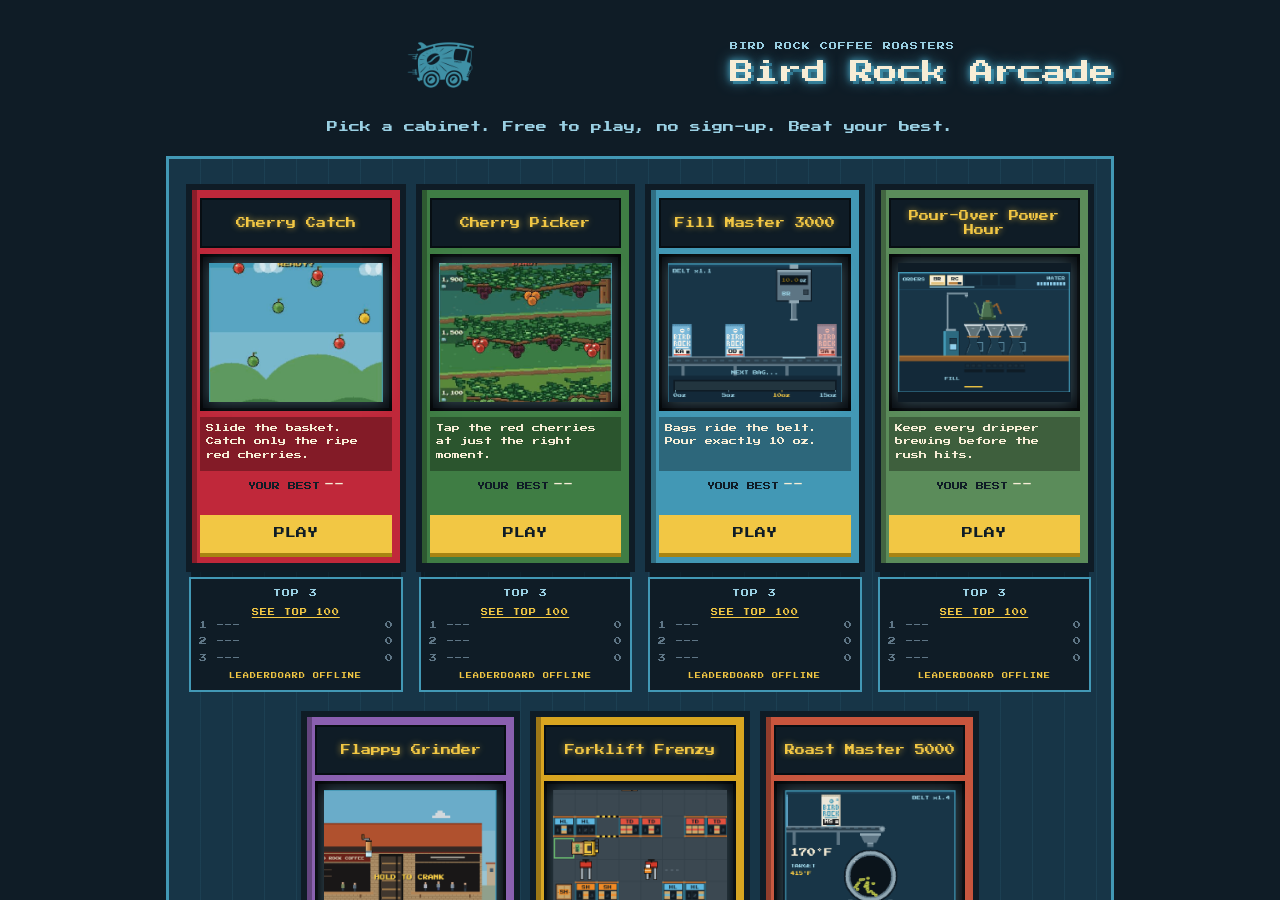
<file: index.html>
<!doctype html>
<html lang="en">
<head>
  <meta charset="utf-8">
  <meta name="viewport" content="width=device-width, initial-scale=1">
  <title>Bird Rock Arcade</title>
  <meta http-equiv="refresh" content="0; url=arcade/">
</head>
<body>
  <p><a href="arcade/">Go to the Bird Rock Arcade</a></p>
</body>
</html>
</file>
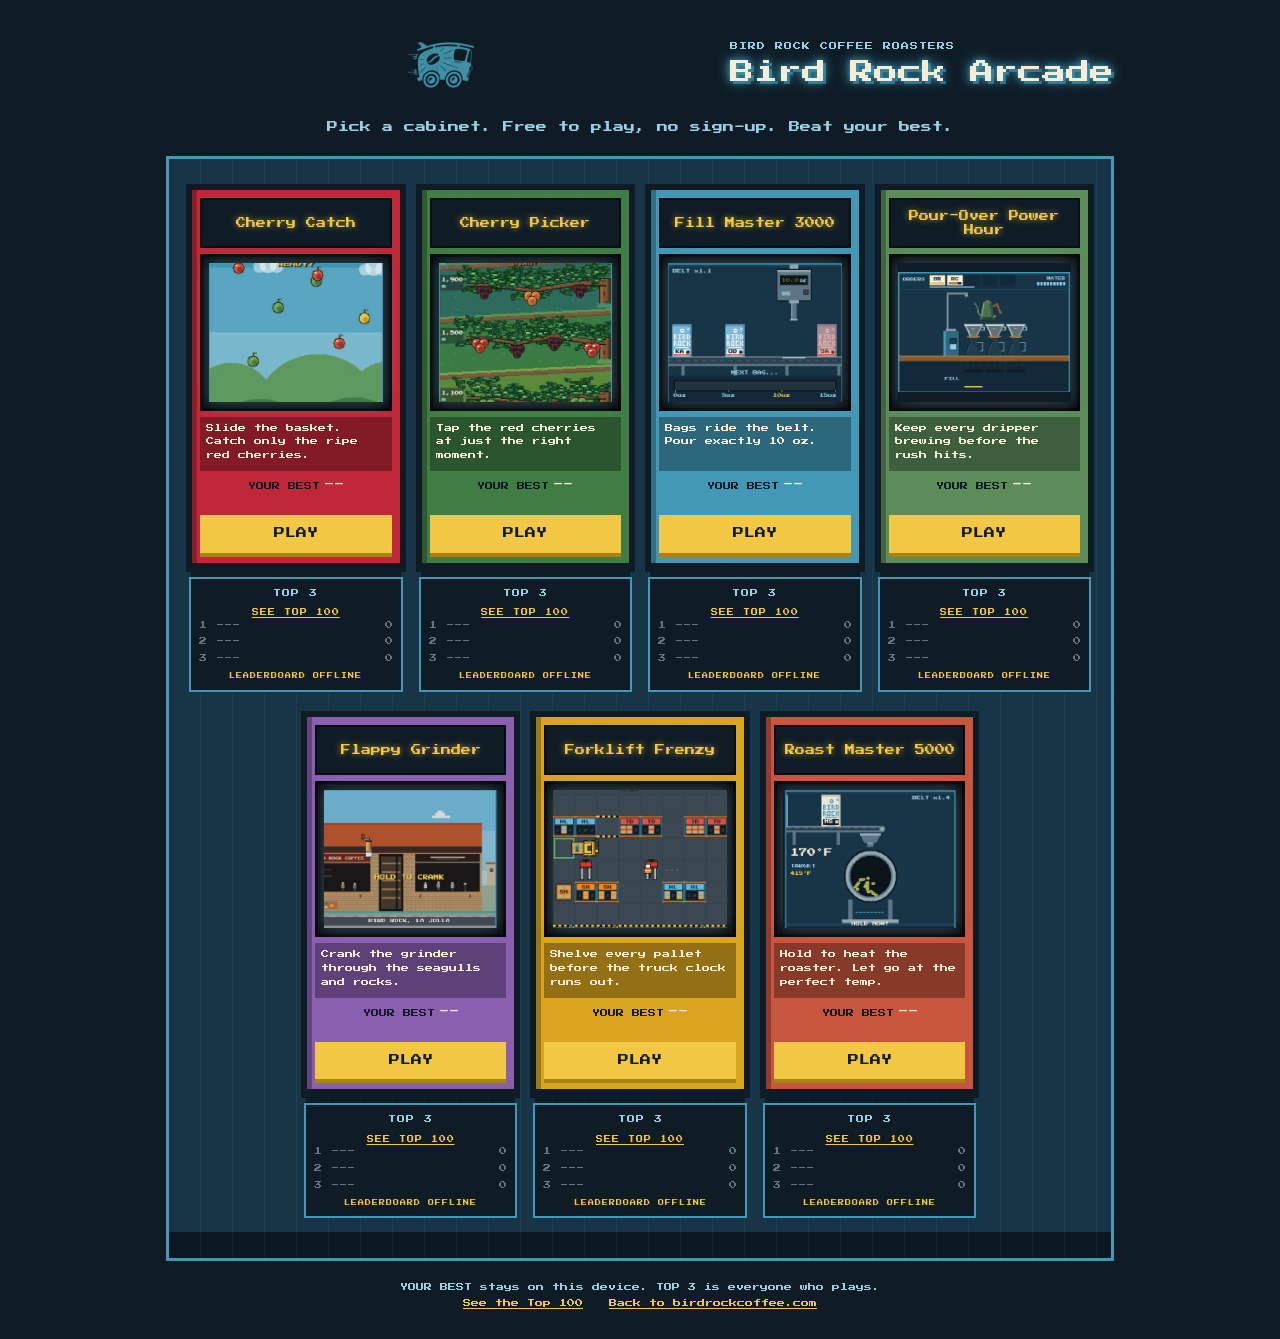
<file: arcade/index.html>
<!doctype html>
<html lang="en">
<head>
  <meta charset="utf-8">
  <meta name="viewport" content="width=device-width, initial-scale=1, viewport-fit=cover">
  <title>Bird Rock Arcade | Bird Rock Coffee Roasters</title>
  <meta name="description" content="Free coffee mini-games from Bird Rock Coffee Roasters. Roast, fill, pour and grind your way to a high score.">
  <meta property="og:title" content="Bird Rock Arcade">
  <meta property="og:description" content="Free coffee mini-games from Bird Rock Coffee Roasters.">
  <meta property="og:type" content="website">
  <link rel="icon" type="image/png" href="../assets/Van_Blue.png">
  <link rel="preconnect" href="https://fonts.googleapis.com">
  <link rel="preconnect" href="https://fonts.gstatic.com" crossorigin>
  <link href="https://fonts.googleapis.com/css2?family=Press+Start+2P&amp;display=swap" rel="stylesheet">
  <link rel="stylesheet" href="../style.css">
  <link rel="stylesheet" href="style.css">
</head>
<body>
  <main id="arcade">
    <header class="top">
      <img class="van" src="../assets/Van_Blue.png" alt="" width="56" height="56">
      <div class="sign">
        <p class="eyebrow">Bird Rock Coffee Roasters</p>
        <h1>Bird Rock Arcade</h1>
      </div>
    </header>
    <p class="lede">Pick a cabinet. Free to play, no sign-up. Beat your best.</p>

    <ol id="floor" class="floor" aria-label="Games"></ol>

    <noscript>
      <p class="lede">The arcade needs JavaScript. You can still play directly:</p>
      <ul class="plain">
        <li><a href="../roast2/">Roast Master 5000</a></li>
        <li><a href="../fill/">Fill Master 3000</a></li>
        <li><a href="../pourover/">Pour-Over Power Hour</a></li>
        <li><a href="../flappy/">Flappy Grinder</a></li>
        <li><a href="../dock/">Forklift Frenzy</a></li>
        <li><a href="../cherry/">Cherry Catch</a></li>
        <li><a href="../picker/">Cherry Picker</a></li>
      </ul>
    </noscript>

    <footer class="foot">
      <p id="foot-note">Scores are saved on this device only.</p>
      <a href="../scores/">See the Top 100</a>
      <a href="https://www.birdrockcoffee.com" target="_blank" rel="noopener">Back to birdrockcoffee.com</a>
    </footer>
  </main>

  <script src="../leaderboard-config.js"></script>
  <script src="../leaderboard.js"></script>
  <script src="games.js"></script>
  <script src="logic.js"></script>
  <script src="app.js"></script>
</body>
</html>
</file>
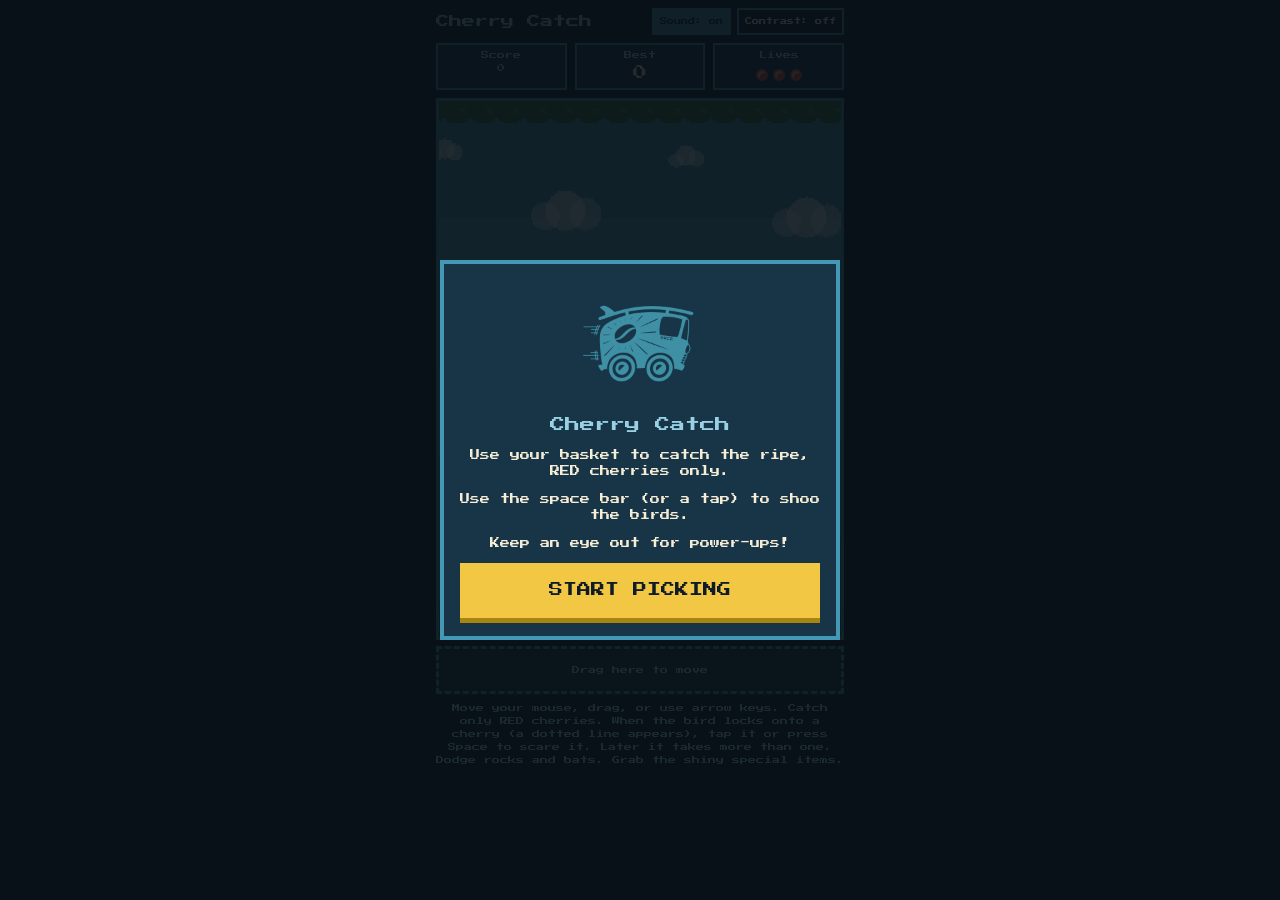
<file: cherry/index.html>
<!doctype html>
<html lang="en">
<head>
  <meta charset="utf-8">
  <meta name="viewport" content="width=device-width, initial-scale=1, viewport-fit=cover">
  <title>Cherry Catch | Bird Rock Coffee Roasters</title>
  <meta name="description" content="Catch only the ripe red coffee cherries in your basket. Watch out for the bird!">
  <link rel="preconnect" href="https://fonts.googleapis.com">
  <link rel="preconnect" href="https://fonts.gstatic.com" crossorigin>
  <link href="https://fonts.googleapis.com/css2?family=Press+Start+2P&amp;display=swap" rel="stylesheet">
  <link rel="stylesheet" href="../style.css">
  <link rel="stylesheet" href="style.css?v=c9">
</head>
<body>
  <main id="app">
    <header class="top">
      <h1>Cherry Catch</h1>
      <div class="toggles">
        <button id="sound" type="button" aria-pressed="true">Sound: on</button>
        <button id="contrast" type="button" aria-pressed="false">Contrast: off</button>
      </div>
    </header>

    <section class="hud" aria-label="Score">
      <div><span>Score</span><b><span id="points">0</span><span id="combo" class="combo" aria-hidden="true"></span></b></div>
      <div><span>Best</span><b id="best">0</b></div>
      <div><span>Lives</span><b id="lives" class="lives" aria-label="3 lives"><i class="life on"></i><i class="life on"></i><i class="life on"></i></b></div>
    </section>

    <div class="field">
      <div class="stage">
        <canvas id="c" width="240" height="320" aria-label="Cherries falling toward a wicker basket. Catch the red ones, let the green, yellow and orange ones go, and dodge the rocks and bats, and watch out for the bird."></canvas>
        <div id="banner" class="banner" aria-hidden="true"></div>
      </div>
      <!-- Touch strip: drag here to slide the basket on a phone without covering the cherries -->
      <div id="pad" class="pad">Drag here to move</div>
    </div>

    <p id="hint" class="hint">Move your mouse, drag, or use arrow keys. Catch only RED cherries. When the bird locks onto a cherry (a dotted line appears), tap it or press Space to scare it. Later it takes more than one. Dodge rocks and bats. Grab the shiny special items.</p>
    <p id="status" class="sr-only" aria-live="polite"></p>
  </main>

  <!-- Title screen -->
  <div id="title" class="overlay" role="dialog" aria-labelledby="title-h">
    <div class="card">
      <img class="van" src="../assets/Van_Blue.png" alt="Bird Rock van" width="120" height="120">
      <h2 id="title-h">Cherry Catch</h2>
      <p>Use your basket to catch the ripe, RED cherries only.</p>
      <p>Use the space bar (or a tap) to shoo the birds.</p>
      <p>Keep an eye out for power-ups!</p>
      <button id="start" class="btn" type="button">Start picking</button>
    </div>
  </div>

  <!-- Game over -->
  <div id="over" class="overlay" role="dialog" aria-labelledby="over-h" hidden>
    <div class="card review">
      <p class="eyebrow">Overall Score</p>
      <h2 id="over-h" class="sr-only">Game over: your overall score</h2>
      <p id="new-best" class="new-best" hidden>New best!</p>
      <div class="score"><span id="score">0</span></div>
      <p id="over-line" class="over-line"></p>
      <p id="rank" class="review-stats"></p>
      <canvas id="bag" class="bag" width="72" height="84" aria-hidden="true"></canvas>
      <p id="kilos" class="kilos"></p>
      <p id="review-stats" class="review-stats"></p>
      <div id="lb" class="lb" hidden></div>
      <div id="share" class="share" hidden></div>
      <button id="again" class="btn" type="button">Pick again</button>
    </div>
  </div>

  <script src="../leaderboard-config.js"></script>
  <script src="../leaderboard.js"></script>
  <script src="../share.js"></script>
  <script src="logic.js?v=c9"></script>
  <script src="game.js?v=c9"></script>
</body>
</html>
</file>
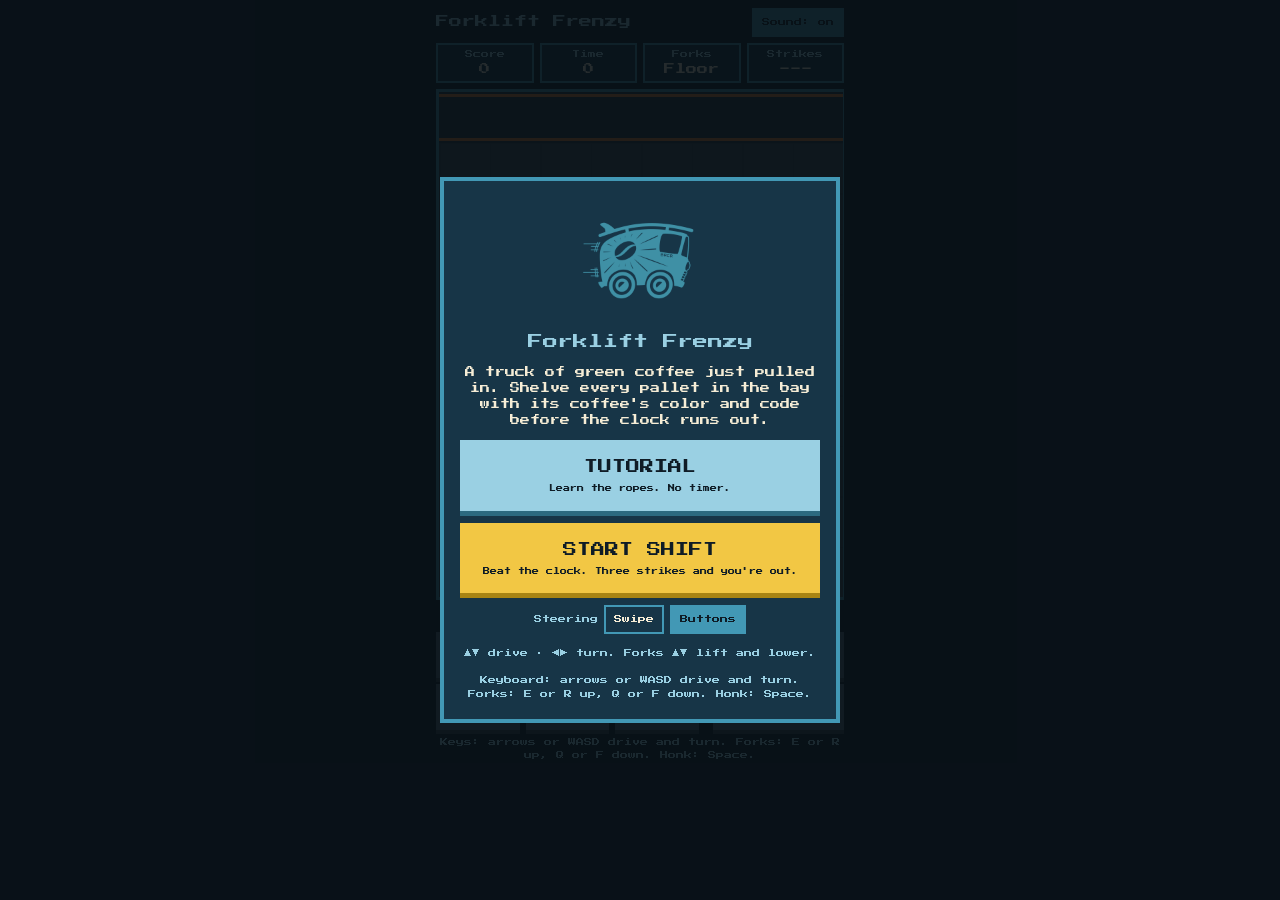
<file: dock/index.html>
<!doctype html>
<html lang="en">
<head>
  <meta charset="utf-8">
  <meta name="viewport" content="width=device-width, initial-scale=1, viewport-fit=cover">
  <title>Forklift Frenzy | Bird Rock Coffee Roasters</title>
  <meta name="description" content="Drive the roastery forklift and shelve every pallet of green coffee in its bay before the truck timer runs out.">
  <link rel="preconnect" href="https://fonts.googleapis.com">
  <link rel="preconnect" href="https://fonts.gstatic.com" crossorigin>
  <link href="https://fonts.googleapis.com/css2?family=Press+Start+2P&amp;display=swap" rel="stylesheet">
  <link rel="stylesheet" href="../style.css">
  <!-- ?v= makes browsers fetch fresh copies after an update; bump it whenever this game's files change. -->
  <link rel="stylesheet" href="style.css?v=f6">
</head>
<body>
  <main id="app">
    <header class="top">
      <h1>Forklift Frenzy</h1>
      <button id="sound" type="button" aria-pressed="true">Sound: on</button>
    </header>

    <section class="hud" aria-label="Score">
      <div><span>Score</span><b id="points">0</b></div>
      <div><span>Time</span><b id="time">0</b></div>
      <div><span>Forks</span><b id="forks">Floor</b></div>
      <div><span>Strikes</span><b id="strikes">---</b></div>
    </section>

    <section id="coach" class="coach" aria-label="Tutorial">
      <p class="coach-h"><span id="coach-n"></span><button id="skip" type="button">Skip &rsaquo;</button></p>
      <p id="coach-intro" class="coach-intro"></p>
      <p id="coach-step" class="coach-step" aria-live="polite"></p>
    </section>

    <div class="stage">
      <canvas id="c" width="256" height="320" aria-label="Top-down roastery warehouse with shelf racks, a loading dock and a forklift"></canvas>
      <div id="banner" class="banner" aria-hidden="true"></div>
    </div>

    <div id="bays" class="bays" aria-label="Bays this truck"></div>

    <div class="pad">
      <div class="steer" aria-label="Drive">
        <button class="ctl honk" type="button" data-a="honk" aria-label="Honk" disabled>Honk<span class="kbd">Space</span></button>
        <button class="ctl fwd" type="button" data-a="fwd" aria-label="Forward" disabled>&#9650;</button>
        <button class="ctl left" type="button" data-a="left" aria-label="Turn left" disabled>&#9664;</button>
        <button class="ctl back" type="button" data-a="back" aria-label="Reverse" disabled>&#9660;</button>
        <button class="ctl right" type="button" data-a="right" aria-label="Turn right" disabled>&#9654;</button>
        <div id="swipe" class="swipe" aria-label="Swipe to drive"><span>&#9650;</span><b>Swipe<br>to drive</b><span>&#9660;</span></div>
      </div>
      <div class="forks" aria-label="Forks">
        <button class="ctl" type="button" data-a="up" aria-label="Raise forks" disabled>Forks &#9650;<span class="kbd">E</span></button>
        <button class="ctl" type="button" data-a="down" aria-label="Lower forks or set down" disabled>Forks &#9660;<span class="kbd">Q</span></button>
      </div>
    </div>
    <p class="hint keys">Keys: arrows or WASD drive and turn. Forks: E or R up, Q or F down. Honk: Space.</p>
    <p id="status" class="sr-only" aria-live="polite"></p>
  </main>

  <!-- Title screen -->
  <div id="title" class="overlay" role="dialog" aria-labelledby="title-h">
    <div class="card">
      <img class="van" src="../assets/Van_Blue.png" alt="Bird Rock van" width="120" height="120">
      <h2 id="title-h">Forklift Frenzy</h2>
      <p>A truck of green coffee just pulled in. Shelve every pallet in the bay with its coffee's color and code before the clock runs out.</p>
      <div class="modes">
        <button id="tutorial" class="btn alt" type="button">Tutorial<span>Learn the ropes. No timer.</span></button>
        <button id="start" class="btn" type="button">Start shift<span>Beat the clock. Three strikes and you're out.</span></button>
      </div>
      <div class="steer-pick" role="group" aria-label="Steering">
        <span>Steering</span>
        <button type="button" data-steer="swipe">Swipe</button>
        <button type="button" data-steer="buttons">Buttons</button>
      </div>
      <p id="how" class="how"></p>
      <p class="how keys">Keyboard: arrows or WASD drive and turn.<br>Forks: E or R up, Q or F down. Honk: Space.</p>
    </div>
  </div>

  <!-- Tutorial done -->
  <div id="done" class="overlay" role="dialog" aria-labelledby="done-h" hidden>
    <div class="card review">
      <p class="eyebrow">Tutorial complete</p>
      <h2 id="done-h">You're cleared to drive!</h2>
      <p class="how">In a real shift every truck has a timer. A wrong bay, bumping a coworker or running out of time is a strike. Three strikes ends the shift.</p>
      <button id="done-start" class="btn" type="button">Start shift</button>
      <button id="done-again" class="btn alt" type="button">Replay tutorial</button>
    </div>
  </div>

  <!-- Game over -->
  <div id="over" class="overlay" role="dialog" aria-labelledby="over-h" hidden>
    <div class="card review">
      <p class="eyebrow">Overall Score</p>
      <h2 id="over-h" class="sr-only">Shift over: your overall score</h2>
      <p id="new-best" class="new-best" hidden>New best!</p>
      <div class="score"><span id="score">0</span></div>
      <p id="over-line" class="over-line"></p>
      <p id="review-stats" class="review-stats"></p>
      <div id="lb" class="lb" hidden></div>
      <div id="share" class="share" hidden></div>
      <button id="again" class="btn" type="button">Clock in again</button>
    </div>
  </div>

  <script src="../leaderboard-config.js"></script>
  <script src="../leaderboard.js"></script>
  <script src="../share.js"></script>
  <script src="../coffees.js"></script>
  <script src="logic.js?v=f6"></script>
  <script src="tutorial.js?v=f6"></script>
  <script src="game.js?v=f6"></script>
</body>
</html>
</file>
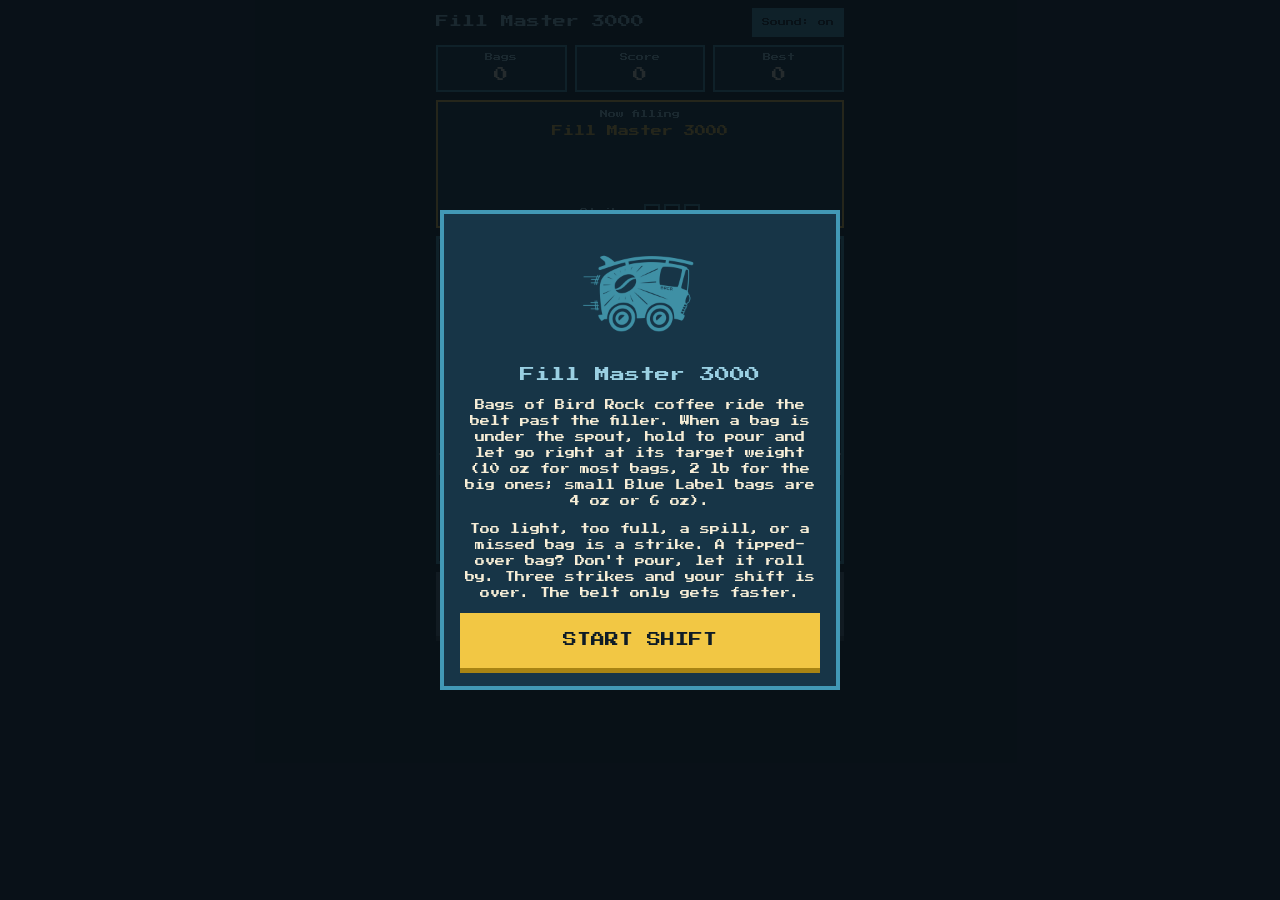
<file: fill/index.html>
<!doctype html>
<html lang="en">
<head>
  <meta charset="utf-8">
  <meta name="viewport" content="width=device-width, initial-scale=1, viewport-fit=cover">
  <title>Fill Master 3000 | Bird Rock Coffee Roasters</title>
  <meta name="description" content="Fill Bird Rock coffee bags as the conveyor belt speeds up. Hold to pour, let go at 10 oz.">
  <link rel="preconnect" href="https://fonts.googleapis.com">
  <link rel="preconnect" href="https://fonts.gstatic.com" crossorigin>
  <link href="https://fonts.googleapis.com/css2?family=Press+Start+2P&amp;display=swap" rel="stylesheet">
  <link rel="stylesheet" href="../style.css">
  <link rel="stylesheet" href="style.css">
</head>
<body>
  <main id="app">
    <header class="top">
      <h1>Fill Master 3000</h1>
      <button id="sound" type="button" aria-pressed="true">Sound: on</button>
    </header>

    <section class="hud" aria-label="Score">
      <div><span>Bags</span><b id="bagcount">0</b></div>
      <div><span>Score</span><b id="points">0</b></div>
      <div><span>Best</span><b id="best">0</b></div>
    </section>

    <section class="target">
      <div id="kind" class="label">Now filling</div>
      <div id="coffee" class="coffee">Fill Master 3000</div>
      <div id="notes" class="notes"></div>
      <div class="strike-row">
        <span class="label">Strikes</span>
        <span id="strikes" class="strikes" aria-label="0 of 3 strikes"><i></i><i></i><i></i></span>
      </div>
    </section>

    <div class="stage">
      <canvas id="c" width="320" height="256" aria-label="Conveyor belt carrying coffee bags past a fill machine, with a weight gauge"></canvas>
      <div id="banner" class="banner" aria-hidden="true"></div>
    </div>

    <button id="pour" class="drop" type="button" disabled>Hold to pour</button>
    <p class="hint">Hold the button, mouse, or Space. Let go at the bag's target weight.</p>
    <p id="status" class="sr-only" aria-live="polite"></p>
  </main>

  <!-- Title screen -->
  <div id="title" class="overlay" role="dialog" aria-labelledby="title-h">
    <div class="card">
      <img class="van" src="../assets/Van_Blue.png" alt="Bird Rock van" width="120" height="120">
      <h2 id="title-h">Fill Master 3000</h2>
      <p>Bags of Bird Rock coffee ride the belt past the filler. When a bag is under the spout, hold to pour and let go right at its target weight (10 oz for most bags, 2 lb for the big ones; small Blue Label bags are 4 oz or 6 oz).</p>
      <p>Too light, too full, a spill, or a missed bag is a strike. A tipped-over bag? Don't pour, let it roll by. Three strikes and your shift is over. The belt only gets faster.</p>
      <button id="start" class="btn" type="button">Start shift</button>
    </div>
  </div>

  <!-- Review card (game over) -->
  <div id="over" class="overlay" role="dialog" aria-labelledby="over-h" hidden>
    <div class="card review">
      <p class="eyebrow">Overall Score</p>
      <h2 id="over-h" class="sr-only">Game over: your overall score</h2>
      <p id="new-best" class="new-best" hidden>New best!</p>
      <div class="score"><span id="score">0</span></div>
      <p id="review-stats" class="review-stats"></p>
      <div id="review-bags" class="bags" aria-label="Bags of coffee filled"></div>
      <p id="review-key" class="review-stats">Gold label = perfect</p>
      <div id="review-last" class="review-last">
        <p class="eyebrow">Last coffee bagged</p>
        <p id="review-coffee" class="review-coffee"></p>
        <p id="review-notes" class="review-notes"></p>
      </div>
      <div id="lb" class="lb" hidden></div>
      <div id="share" class="share" hidden></div>
      <button id="again" class="btn" type="button">Fill again</button>
    </div>
  </div>

  <script src="../leaderboard-config.js"></script>
  <script src="../leaderboard.js"></script>
  <script src="../share.js"></script>
  <script src="../coffees.js"></script>
  <script src="logic.js"></script>
  <script src="game.js"></script>
</body>
</html>
</file>
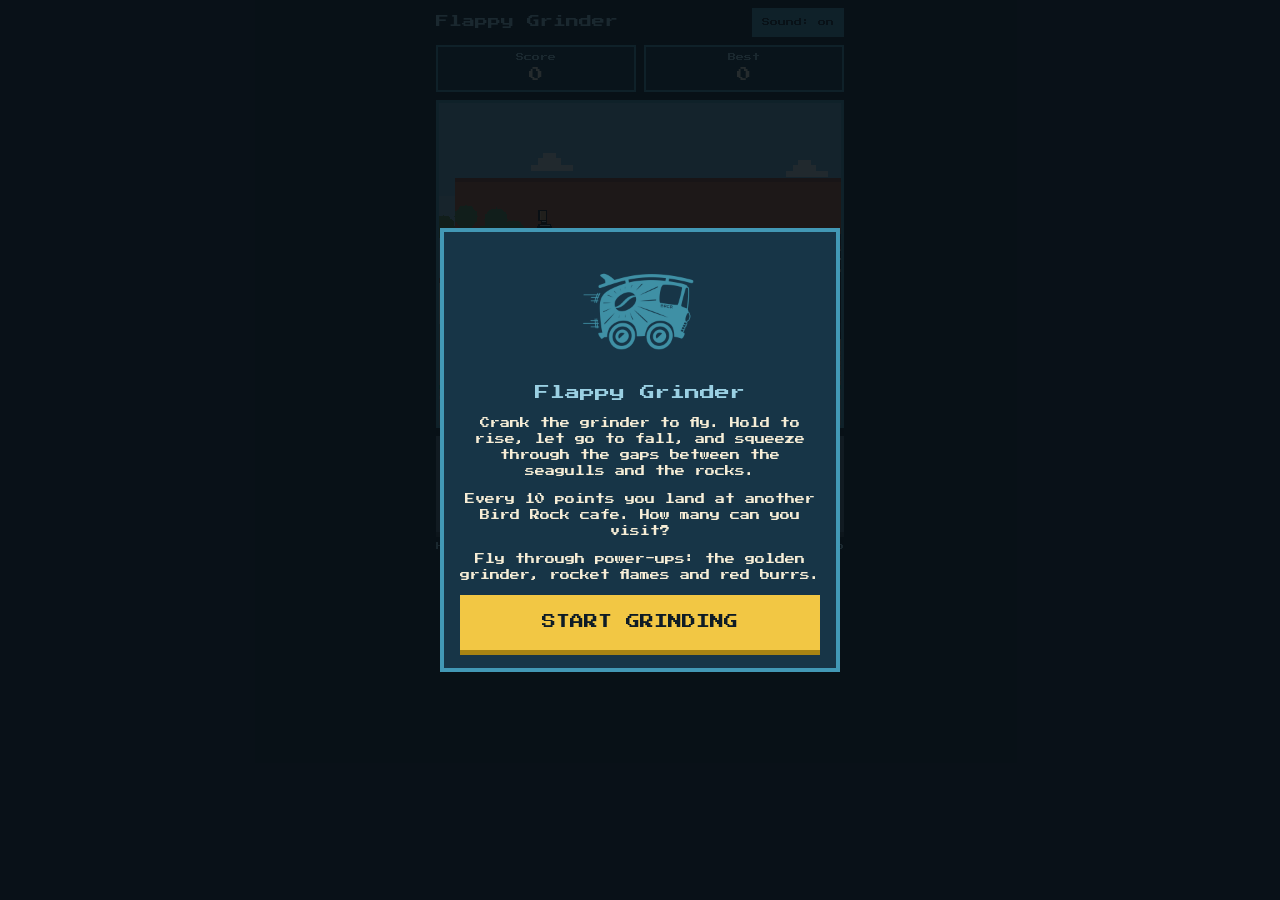
<file: flappy/index.html>
<!doctype html>
<html lang="en">
<head>
  <meta charset="utf-8">
  <meta name="viewport" content="width=device-width, initial-scale=1, viewport-fit=cover">
  <title>Flappy Grinder | Bird Rock Coffee Roasters</title>
  <meta name="description" content="Crank a hand grinder up past the seagulls and the rocks, from cafe to cafe. Hold to rise, let go to fall.">
  <link rel="preconnect" href="https://fonts.googleapis.com">
  <link rel="preconnect" href="https://fonts.gstatic.com" crossorigin>
  <link href="https://fonts.googleapis.com/css2?family=Press+Start+2P&amp;display=swap" rel="stylesheet">
  <link rel="stylesheet" href="../style.css">
  <link rel="stylesheet" href="style.css">
</head>
<body>
  <main id="app">
    <header class="top">
      <h1>Flappy Grinder</h1>
      <button id="sound" type="button" aria-pressed="true">Sound: on</button>
    </header>

    <section class="hud" aria-label="Score">
      <div><span>Score</span><b id="points">0</b></div>
      <div><span>Best</span><b id="best">0</b></div>
    </section>

    <div class="stage">
      <canvas id="c" width="320" height="256" aria-label="A wooden hand grinder flying past seagulls and rocks in front of Bird Rock cafes"></canvas>
      <div id="banner" class="banner" aria-hidden="true"></div>
    </div>

    <button id="crank" class="drop" type="button" disabled>Hold to crank</button>
    <p id="hint" class="hint">Hold the button, mouse, or Space to rise. Let go to fall.</p>
    <p id="status" class="sr-only" aria-live="polite"></p>
  </main>

  <!-- Title screen -->
  <div id="title" class="overlay" role="dialog" aria-labelledby="title-h">
    <div class="card">
      <img class="van" src="../assets/Van_Blue.png" alt="Bird Rock van" width="120" height="120">
      <h2 id="title-h">Flappy Grinder</h2>
      <p>Crank the grinder to fly. Hold to rise, let go to fall, and squeeze through the gaps between the seagulls and the rocks.</p>
      <p>Every 10 points you land at another Bird Rock cafe. How many can you visit?</p>
      <p>Fly through power-ups: the golden grinder, rocket flames and red burrs.</p>
      <button id="start" class="btn" type="button">Start grinding</button>
    </div>
  </div>

  <!-- Game over -->
  <div id="over" class="overlay" role="dialog" aria-labelledby="over-h" hidden>
    <div class="card review">
      <p class="eyebrow">Overall Score</p>
      <h2 id="over-h" class="sr-only">Game over: your overall score</h2>
      <p id="new-best" class="new-best" hidden>New best!</p>
      <div class="score"><span id="score">0</span></div>
      <p id="over-line" class="over-line"></p>
      <p id="rank" class="review-stats"></p>
      <p id="review-stats" class="review-stats"></p>
      <div id="lb" class="lb" hidden></div>
      <div id="share" class="share" hidden></div>
      <button id="again" class="btn" type="button">Crank again</button>
    </div>
  </div>

  <script src="../leaderboard-config.js"></script>
  <script src="../leaderboard.js"></script>
  <script src="../share.js"></script>
  <script src="logic.js"></script>
  <script src="scenes.js"></script>
  <script src="game.js"></script>
</body>
</html>
</file>
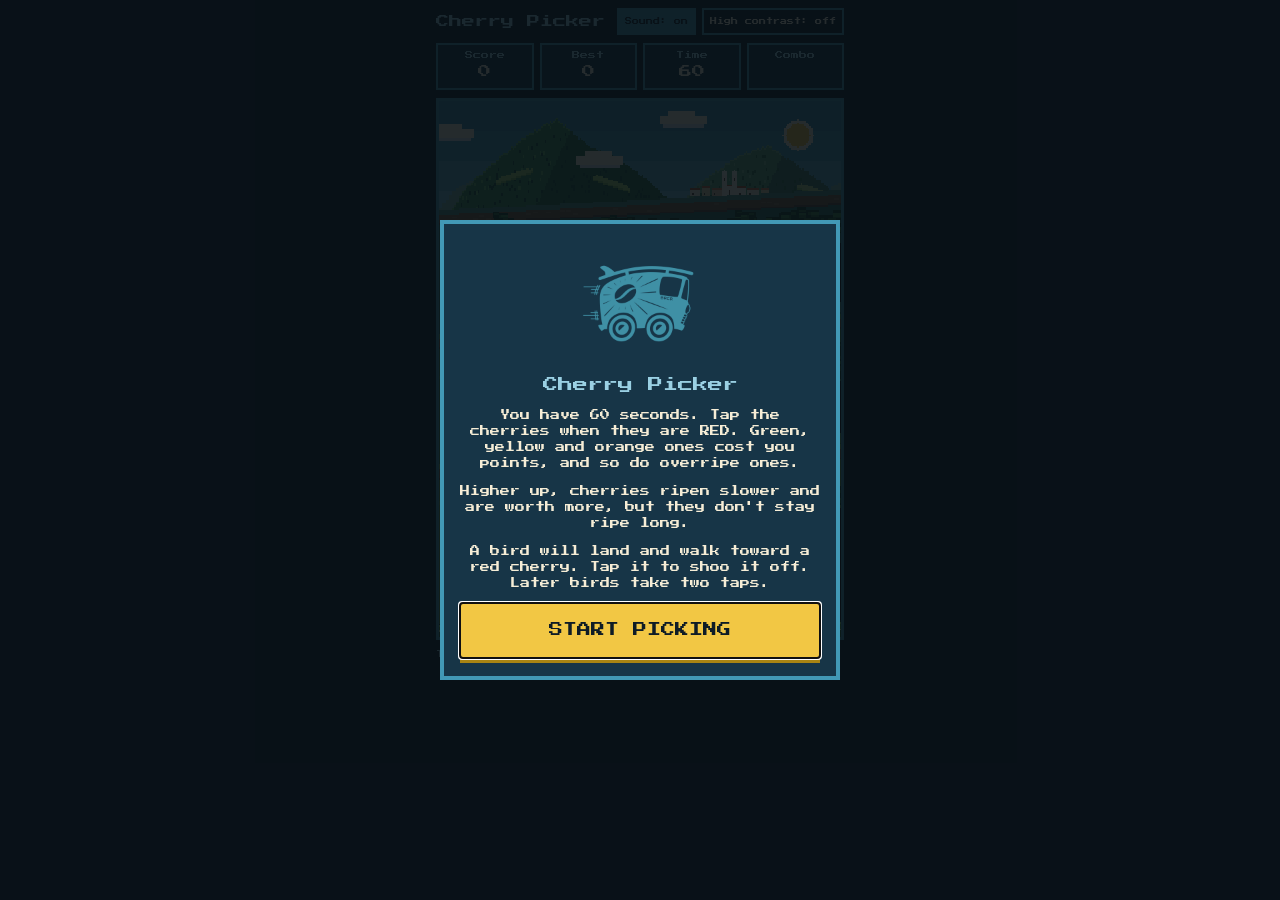
<file: picker/index.html>
<!doctype html>
<html lang="en">
<head>
  <meta charset="utf-8">
  <meta name="viewport" content="width=device-width, initial-scale=1, viewport-fit=cover">
  <title>Cherry Picker | Bird Rock Coffee Roasters</title>
  <meta name="description" content="A 60-second harvest day on a coffee hillside. Tap the red cherries at just the right moment, and shoo the bird.">
  <link rel="preconnect" href="https://fonts.googleapis.com">
  <link rel="preconnect" href="https://fonts.gstatic.com" crossorigin>
  <link href="https://fonts.googleapis.com/css2?family=Press+Start+2P&amp;display=swap" rel="stylesheet">
  <link rel="stylesheet" href="../style.css">
  <link rel="stylesheet" href="style.css?v=p4">
</head>
<body>
  <main id="app">
    <header class="top">
      <h1>Cherry Picker</h1>
      <div class="toggles">
        <button id="sound" type="button" aria-pressed="true">Sound: on</button>
        <button id="contrast" type="button" aria-pressed="false">High contrast: off</button>
      </div>
    </header>

    <section class="hud" aria-label="Score and time">
      <div><span>Score</span><b id="points">0</b></div>
      <div><span>Best</span><b id="best">0</b></div>
      <div><span>Time</span><b id="time">60</b></div>
      <div><span>Combo</span><b id="combo" class="combo" aria-label="No combo"></b></div>
    </section>

    <div class="field">
      <div class="stage">
        <canvas id="c" width="240" height="320" aria-label="A coffee hillside with three rows of branches at 1,900, 1,500 and 1,100 metres. Tap red cherries to pick them, and tap the bird to shoo it away."></canvas>
        <div id="banner" class="banner" aria-hidden="true"></div>
      </div>
    </div>

    <p id="hint" class="hint">Tap or click RED cherries. Tap the bird to shoo it. Keys: arrows, Space, B.</p>
    <p id="status" class="sr-only" aria-live="polite"></p>
  </main>

  <!-- Title screen -->
  <div id="title" class="overlay" role="dialog" aria-modal="true" aria-labelledby="title-h">
    <div class="card">
      <img class="van" src="../assets/Van_Blue.png" alt="Bird Rock van" width="120" height="120">
      <h2 id="title-h">Cherry Picker</h2>
      <p>You have 60 seconds. Tap the cherries when they are RED. Green, yellow and orange ones cost you points, and so do overripe ones.</p>
      <p>Higher up, cherries ripen slower and are worth more, but they don't stay ripe long.</p>
      <p>A bird will land and walk toward a red cherry. Tap it to shoo it off. Later birds take two taps.</p>
      <button id="start" class="btn" type="button">Start picking</button>
    </div>
  </div>

  <!-- Harvest over -->
  <div id="over" class="overlay" role="dialog" aria-modal="true" aria-labelledby="over-h" hidden>
    <div class="card review">
      <p class="eyebrow">Harvest over!</p>
      <h2 id="over-h" class="sr-only">Harvest over: your score</h2>
      <p id="new-best" class="new-best" hidden>New best!</p>
      <div class="score"><span id="score">0</span></div>
      <p id="rank" class="over-line"></p>
      <p id="review-stats" class="review-stats"></p>
      <p id="practice" class="review-stats" hidden>Practice run</p>
      <div id="lb" class="lb" hidden></div>
      <div id="share" class="share" hidden></div>
      <button id="again" class="btn" type="button">Pick again</button>
    </div>
  </div>

  <script src="../leaderboard-config.js"></script>
  <script src="../leaderboard.js"></script>
  <script src="../share.js"></script>
  <script src="logic.js?v=p12"></script>
  <script src="caw.js?v=p4"></script>
  <script src="game.js?v=p10"></script>
</body>
</html>
</file>
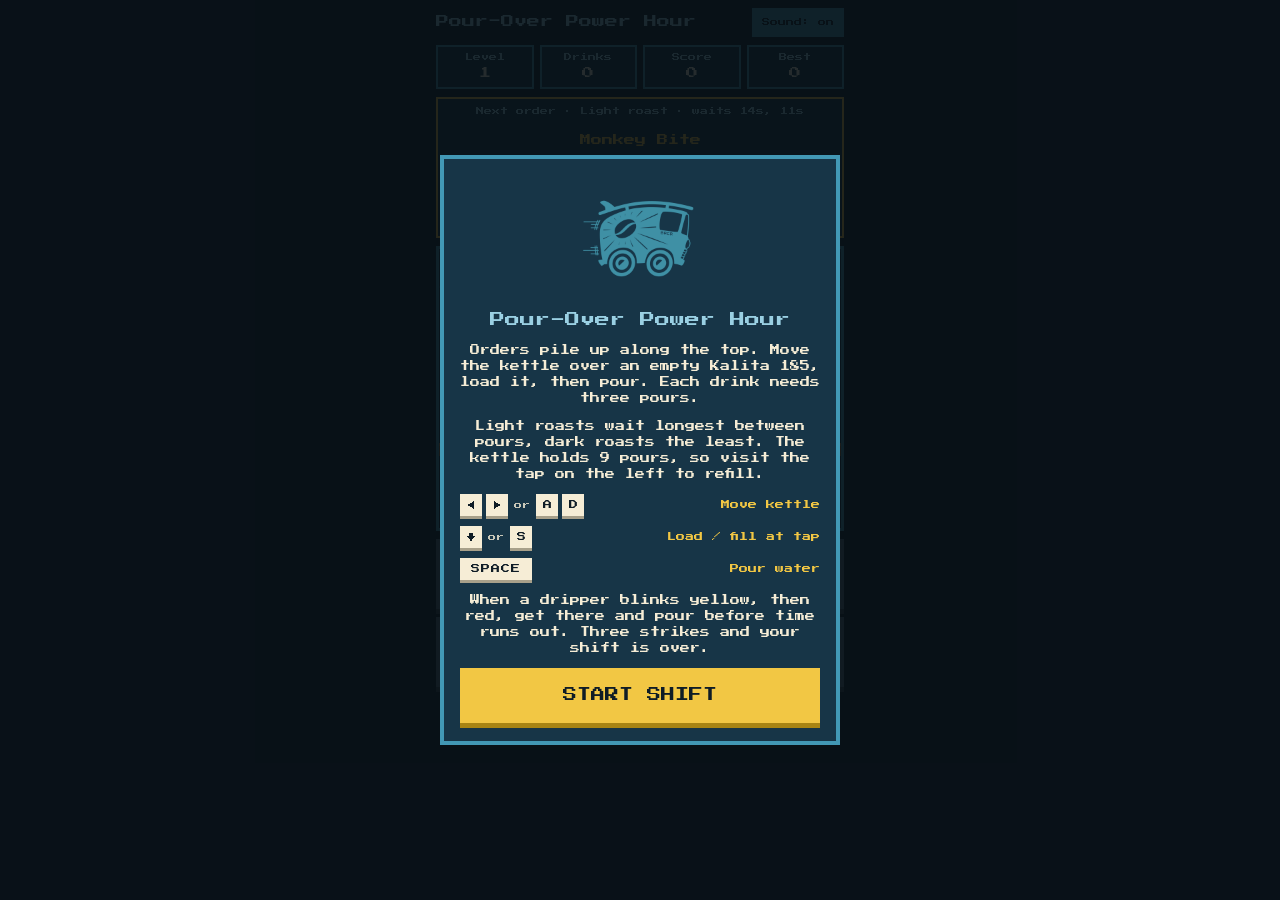
<file: pourover/index.html>
<!doctype html>
<html lang="en">
<head>
  <meta charset="utf-8">
  <meta name="viewport" content="width=device-width, initial-scale=1, viewport-fit=cover">
  <title>Pour-Over Power Hour | Bird Rock Coffee Roasters</title>
  <meta name="description" content="Run a pour-over bar. Slide the kettle along the Kalita 185 drippers and give every drink its three pours on time.">
  <link rel="preconnect" href="https://fonts.googleapis.com">
  <link rel="preconnect" href="https://fonts.gstatic.com" crossorigin>
  <link href="https://fonts.googleapis.com/css2?family=Press+Start+2P&amp;display=swap" rel="stylesheet">
  <link rel="stylesheet" href="../style.css">
  <link rel="stylesheet" href="style.css">
</head>
<body>
  <main id="app">
    <header class="top">
      <h1>Pour-Over Power Hour</h1>
      <button id="sound" type="button" aria-pressed="true">Sound: on</button>
    </header>

    <section class="hud" aria-label="Score">
      <div><span>Level</span><b id="level">1</b></div>
      <div><span>Drinks</span><b id="served">0</b></div>
      <div><span>Score</span><b id="points">0</b></div>
      <div><span>Best</span><b id="best">0</b></div>
    </section>

    <section class="target">
      <div id="label" class="label">Next order</div>
      <div id="coffee" class="coffee">Pour-Over Power Hour</div>
      <div id="notes" class="notes"></div>
      <div class="strike-row">
        <span class="label">Strikes</span>
        <span id="strikes" class="strikes" aria-label="0 of 3 strikes"><i></i><i></i><i></i></span>
      </div>
    </section>

    <div class="stage">
      <canvas id="c" width="368" height="256" aria-label="A water tap and a row of Kalita 185 pour-over drippers with a kettle above them, order tickets and a water gauge along the top"></canvas>
      <div id="banner" class="banner" aria-hidden="true"></div>
    </div>

    <svg class="defs" width="0" height="0" aria-hidden="true" focusable="false">
      <symbol id="i-left" viewBox="0 0 12 12"><polygon points="10,1 10,11 2,6"/></symbol>
      <symbol id="i-right" viewBox="0 0 12 12"><polygon points="2,1 2,11 10,6"/></symbol>
      <symbol id="i-down" viewBox="0 0 12 12"><polygon points="6,11 1,5 4,5 4,1 8,1 8,5 11,5"/></symbol>
      <symbol id="i-drop" viewBox="0 0 12 12"><polygon points="6,0 10,6 11,8 10,10 8,11 4,11 2,10 1,8 2,6"/></symbol>
    </svg>
    <div class="pad" aria-label="Controls">
      <button id="left" class="pad-btn" type="button" aria-label="Move kettle left" disabled>
        <span class="face"><svg class="ic"><use href="#i-left"/></svg>Left</span>
        <span class="keys"><kbd><svg class="ic"><use href="#i-left"/></svg></kbd><kbd>A</kbd></span>
      </button>
      <button id="right" class="pad-btn" type="button" aria-label="Move kettle right" disabled>
        <span class="face">Right<svg class="ic"><use href="#i-right"/></svg></span>
        <span class="keys"><kbd><svg class="ic"><use href="#i-right"/></svg></kbd><kbd>D</kbd></span>
      </button>
      <button id="load" class="pad-btn load" type="button" aria-label="Load the dripper under the kettle" disabled>
        <span class="face"><svg class="ic"><use href="#i-down"/></svg>Load</span>
        <span class="keys"><kbd><svg class="ic"><use href="#i-down"/></svg></kbd><kbd>S</kbd></span>
      </button>
      <button id="pour" class="drop" type="button" aria-label="Pour water" disabled>
        <span class="face"><svg class="ic"><use href="#i-drop"/></svg>Pour</span>
        <span class="keys"><kbd class="wide">SPACE</kbd></span>
      </button>
    </div>
    <p class="hint">Load needs an order ticket. Pour when a dripper blinks. Refill at the tap.</p>
    <p id="status" class="sr-only" aria-live="polite"></p>
  </main>

  <!-- Title screen -->
  <div id="title" class="overlay" role="dialog" aria-labelledby="title-h">
    <div class="card">
      <img class="van" src="../assets/Van_Blue.png" alt="Bird Rock van" width="120" height="120">
      <h2 id="title-h">Pour-Over Power Hour</h2>
      <p>Orders pile up along the top. Move the kettle over an empty Kalita 185, load it, then pour. Each drink needs three pours.</p>
      <p>Light roasts wait longest between pours, dark roasts the least. The kettle holds 9 pours, so visit the tap on the left to refill.</p>
      <div class="legend" aria-label="Keyboard controls">
        <div><span class="keys"><kbd><svg class="ic"><use href="#i-left"/></svg></kbd><kbd><svg class="ic"><use href="#i-right"/></svg></kbd><i>or</i><kbd>A</kbd><kbd>D</kbd></span><span>Move kettle</span></div>
        <div><span class="keys"><kbd><svg class="ic"><use href="#i-down"/></svg></kbd><i>or</i><kbd>S</kbd></span><span>Load / fill at tap</span></div>
        <div><span class="keys"><kbd class="wide">SPACE</kbd></span><span>Pour water</span></div>
      </div>
      <p>When a dripper blinks yellow, then red, get there and pour before time runs out. Three strikes and your shift is over.</p>
      <button id="start" class="btn" type="button">Start shift</button>
    </div>
  </div>

  <!-- Review card (game over) -->
  <div id="over" class="overlay" role="dialog" aria-labelledby="over-h" hidden>
    <div class="card review">
      <p class="eyebrow">Overall Score</p>
      <h2 id="over-h" class="sr-only">Game over: your overall score</h2>
      <p id="new-best" class="new-best" hidden>New best!</p>
      <div class="score"><span id="score">0</span></div>
      <p id="review-stats" class="review-stats"></p>
      <div id="review-cups" class="bags" aria-label="Pour overs served"></div>
      <div id="review-last" class="review-last">
        <p class="eyebrow">Last coffee brewed</p>
        <p id="review-coffee" class="review-coffee"></p>
        <p id="review-notes" class="review-notes"></p>
      </div>
      <div id="lb" class="lb" hidden></div>
      <div id="share" class="share" hidden></div>
      <button id="again" class="btn" type="button">Brew again</button>
    </div>
  </div>

  <script src="../leaderboard-config.js"></script>
  <script src="../leaderboard.js"></script>
  <script src="../share.js"></script>
  <script src="../coffees.js"></script>
  <script src="logic.js"></script>
  <script src="game.js"></script>
</body>
</html>
</file>
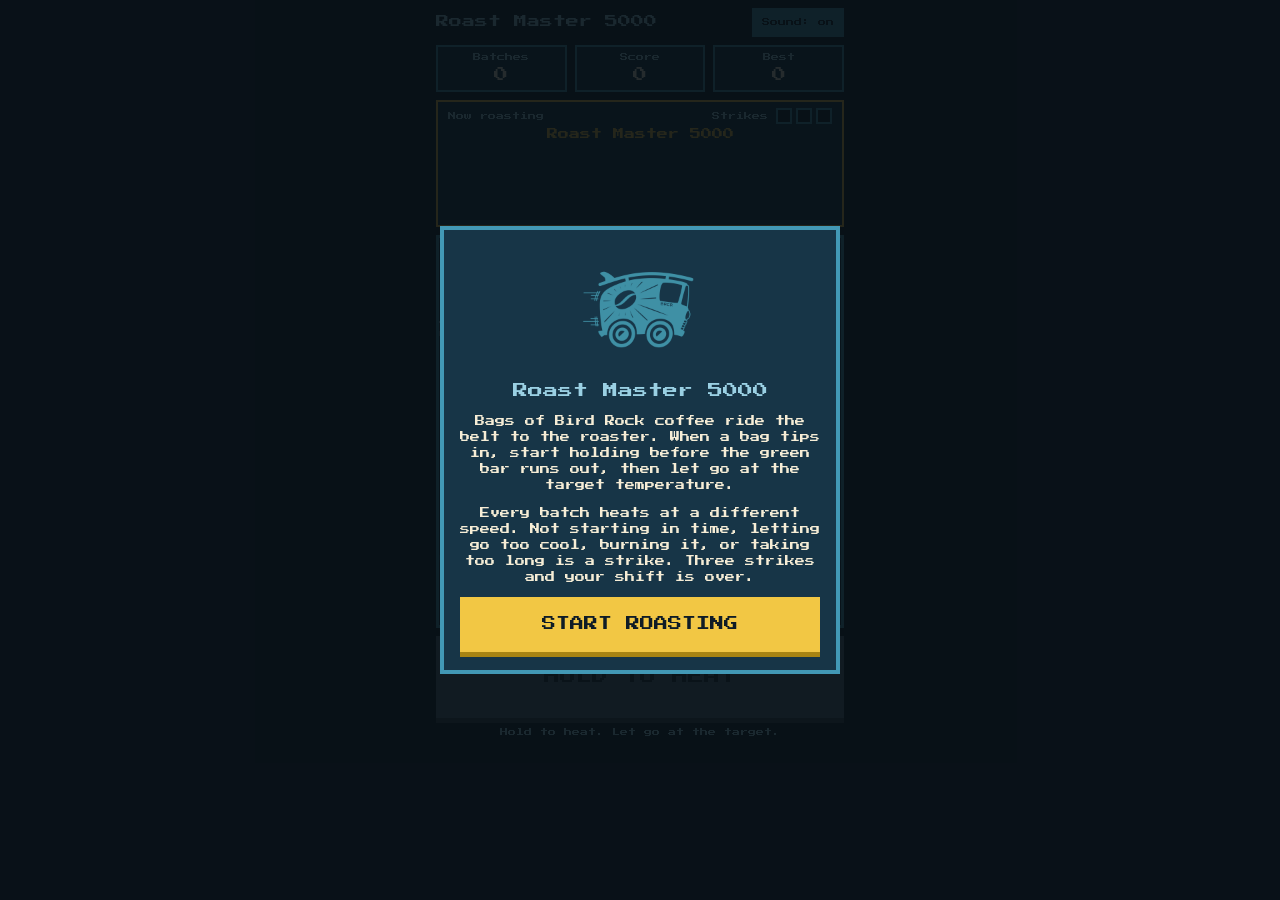
<file: roast2/index.html>
<!doctype html>
<html lang="en">
<head>
  <meta charset="utf-8">
  <meta name="viewport" content="width=device-width, initial-scale=1, viewport-fit=cover">
  <title>Roast Master 5000 | Bird Rock Coffee Roasters</title>
  <meta name="description" content="Bags of Bird Rock coffee ride the belt to the roaster. Hold to heat, let go at the target temperature, and keep up as the belt speeds up.">
  <link rel="preconnect" href="https://fonts.googleapis.com">
  <link rel="preconnect" href="https://fonts.gstatic.com" crossorigin>
  <link href="https://fonts.googleapis.com/css2?family=Press+Start+2P&amp;display=swap" rel="stylesheet">
  <link rel="stylesheet" href="../style.css">
  <link rel="stylesheet" href="style.css">
</head>
<body>
  <main id="app">
    <header class="top">
      <h1>Roast Master 5000</h1>
      <button id="sound" type="button" aria-pressed="true">Sound: on</button>
    </header>

    <section class="hud" aria-label="Score">
      <div><span>Batches</span><b id="batches">0</b></div>
      <div><span>Score</span><b id="points">0</b></div>
      <div><span>Best</span><b id="best">0</b></div>
    </section>

    <section class="target">
      <div class="toprow">
        <span id="plabel" class="label">Now roasting</span>
        <span class="strike-row">
          <span class="label">Strikes</span>
          <span id="strikes" class="strikes" aria-label="0 of 3 strikes"><i></i><i></i><i></i></span>
        </span>
      </div>
      <div id="coffee" class="coffee">Roast Master 5000</div>
      <div id="notes" class="notes"></div>
      <div id="level" class="level"></div>
    </section>

    <div class="stage">
      <canvas id="c" width="320" height="308" aria-label="Conveyor belt carrying bags of coffee to a roaster, with a start bar and a temperature gauge"></canvas>
      <div id="banner" class="banner" aria-hidden="true"></div>
    </div>

    <button id="pour" class="drop" type="button" disabled>Hold to heat</button>
    <p id="hint" class="hint">Hold to heat. Let go at the target.</p>
    <p id="status" class="sr-only" aria-live="polite"></p>
  </main>

  <!-- Title screen -->
  <div id="title" class="overlay" role="dialog" aria-labelledby="title-h">
    <div class="card">
      <img class="van" src="../assets/Van_Blue.png" alt="Bird Rock van" width="120" height="120">
      <h2 id="title-h">Roast Master 5000</h2>
      <p>Bags of Bird Rock coffee ride the belt to the roaster. When a bag tips in, start holding before the green bar runs out, then let go at the target temperature.</p>
      <p>Every batch heats at a different speed. Not starting in time, letting go too cool, burning it, or taking too long is a strike. Three strikes and your shift is over.</p>
      <button id="start" class="btn" type="button">Start roasting</button>
    </div>
  </div>

  <!-- Review card (game over) -->
  <div id="over" class="overlay" role="dialog" aria-labelledby="over-h" hidden>
    <div class="card review">
      <p class="eyebrow">Overall Score</p>
      <h2 id="over-h" class="sr-only">Game over: your overall score</h2>
      <p id="new-best" class="new-best" hidden>New best!</p>
      <div class="score"><span id="score">0</span></div>
      <p id="review-stats" class="review-stats"></p>
      <div id="review-levels" class="levels" aria-label="Batches roasted by roast level"></div>
      <div id="review-last" class="review-last">
        <p class="eyebrow">Last coffee roasted</p>
        <p id="review-coffee" class="review-coffee"></p>
        <p id="review-notes" class="review-notes"></p>
      </div>
      <div id="lb" class="lb" hidden></div>
      <div id="share" class="share" hidden></div>
      <button id="again" class="btn" type="button">Roast again</button>
    </div>
  </div>

  <script src="../leaderboard-config.js"></script>
  <script src="../leaderboard.js"></script>
  <script src="../share.js"></script>
  <script src="../coffees.js"></script>
  <script src="../logic.js"></script>
  <script src="logic.js"></script>
  <script src="game.js"></script>
</body>
</html>
</file>
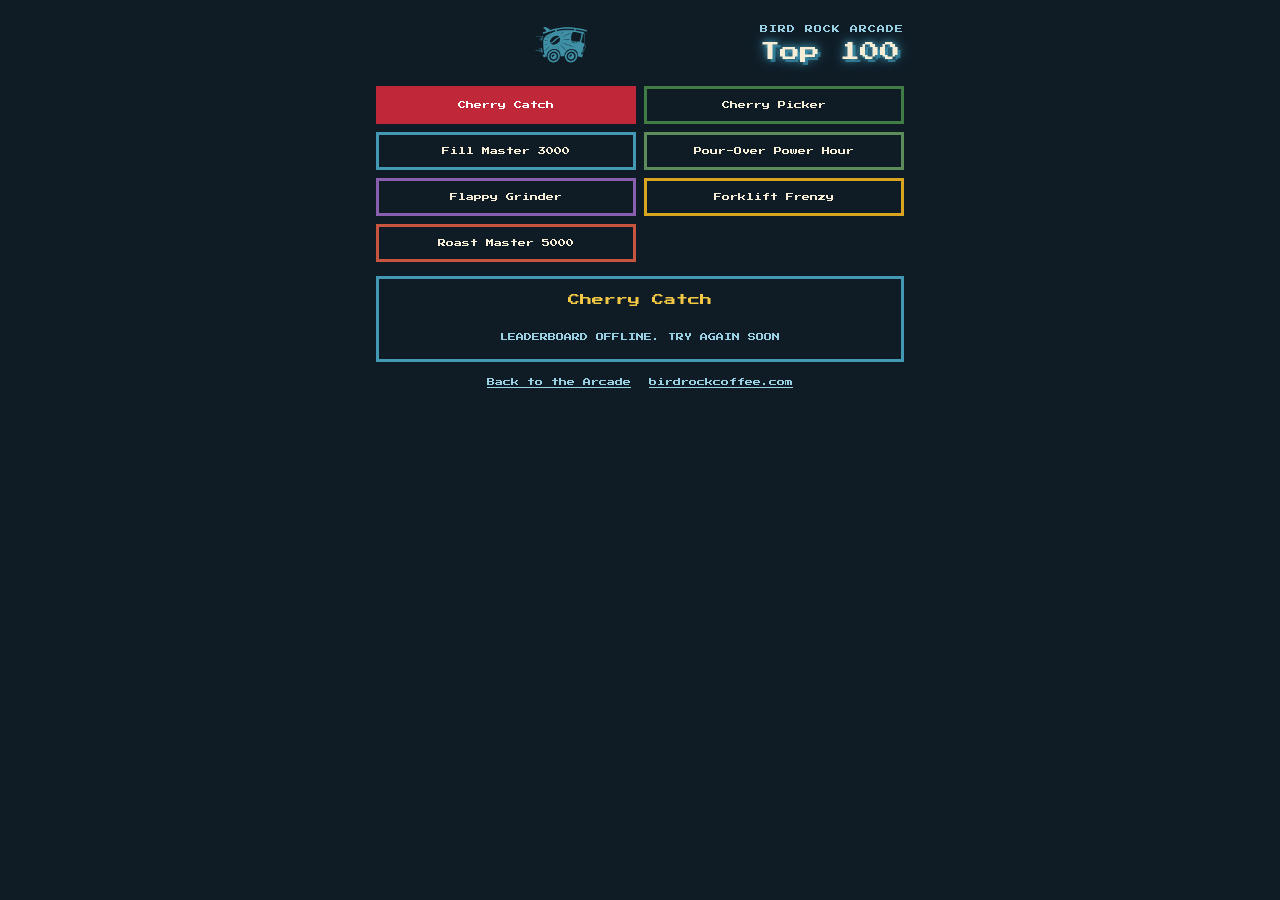
<file: scores/index.html>
<!doctype html>
<html lang="en">
<head>
  <meta charset="utf-8">
  <meta name="viewport" content="width=device-width, initial-scale=1, viewport-fit=cover">
  <title>Top 100 | Bird Rock Arcade</title>
  <meta name="description" content="The Bird Rock Arcade Top 100 high scores for every game.">
  <meta property="og:title" content="Bird Rock Arcade: Top 100">
  <meta property="og:description" content="Who is on top? The 100 best scores in each Bird Rock Arcade game.">
  <meta property="og:type" content="website">
  <link rel="icon" type="image/png" href="../assets/Van_Blue.png">
  <link rel="preconnect" href="https://fonts.googleapis.com">
  <link rel="preconnect" href="https://fonts.gstatic.com" crossorigin>
  <link href="https://fonts.googleapis.com/css2?family=Press+Start+2P&amp;display=swap" rel="stylesheet">
  <link rel="stylesheet" href="../style.css">
  <link rel="stylesheet" href="style.css">
</head>
<body>
  <main id="scores">
    <header class="top">
      <img class="van" src="../assets/Van_Blue.png" alt="" width="56" height="56">
      <div class="sign">
        <p class="eyebrow">Bird Rock Arcade</p>
        <h1>Top 100</h1>
      </div>
    </header>

    <nav id="tabs" class="tabs" aria-label="Game"></nav>
    <section class="board" aria-live="polite">
      <h2 id="board-title"></h2>
      <ol id="rows" class="rows"></ol>
      <p id="note" class="note" role="status">LOADING…</p>
    </section>

    <noscript><p class="note">The Top 100 needs JavaScript.</p></noscript>

    <footer class="foot">
      <a id="play" href="../arcade/">Back to the Arcade</a>
      <a href="https://www.birdrockcoffee.com" target="_blank" rel="noopener">birdrockcoffee.com</a>
    </footer>
  </main>

  <script src="../leaderboard-config.js"></script>
  <script src="../leaderboard.js"></script>
  <script src="../arcade/games.js"></script>
  <script src="logic.js"></script>
  <script src="app.js"></script>
</body>
</html>
</file>
<file: style.css>
/* Roast Master 5000: 8-bit look. Colors live here and in THEME (game.js). */
:root {
  --blue: #4298B5;          /* Bird Rock blue */
  --blue-dark: #2c6a80;
  --blue-light: #9ad0e3;
  --ink: #0f1c26;
  --wall: #173547;
  --cream: #f6edd6;
  --gold: #f2c744;
  --red: #e0503f;
  --font: 'Press Start 2P', ui-monospace, 'SF Mono', Menlo, monospace;
}

* { box-sizing: border-box; }
html, body { margin: 0; background: var(--ink); color: var(--cream); }
body {
  font-family: var(--font);
  font-size: 10px;
  line-height: 1.6;
  min-height: 100vh;
  min-height: 100dvh;
  -webkit-tap-highlight-color: transparent;
  touch-action: manipulation;
  /* Games are played by pressing and holding: no text selection or long-press menu anywhere (the initials box below opts back in). */
  -webkit-user-select: none; user-select: none;
  -webkit-touch-callout: none;
}

#app {
  max-width: 440px;
  margin: 0 auto;
  padding: 8px 16px 16px;
  display: flex;
  flex-direction: column;
  gap: 8px;
}

.sr-only {
  position: absolute; width: 1px; height: 1px; overflow: hidden;
  clip: rect(0 0 0 0); white-space: nowrap;
}

.top { display: flex; align-items: center; justify-content: space-between; gap: 8px; }
h1 { margin: 0; font-size: 13px; color: var(--blue-light); line-height: 1.4; font-weight: normal; }

#sound {
  font: inherit; font-size: 8px; color: var(--cream); background: transparent;
  border: 2px solid var(--blue); padding: 6px 8px; cursor: pointer;
}
#sound[aria-pressed="true"] { background: var(--blue); color: var(--ink); }

.hud { display: grid; grid-template-columns: repeat(3, 1fr); gap: 8px; }
.hud div { background: var(--wall); border: 2px solid var(--blue); padding: 4px 8px; text-align: center; }
.hud span { display: block; font-size: 8px; color: var(--blue-light); }
.hud b { font-weight: normal; font-size: 14px; }

.target { background: var(--wall); border: 2px solid var(--gold); padding: 6px 10px; text-align: center; min-height: 78px; }
.coffee { font-size: 11px; color: var(--cream); overflow-wrap: anywhere; }
.notes { margin-top: 5px; font-size: 8px; color: var(--blue-light); line-height: 1.5; }
/* The order panel's text changes with every coffee (long names, long tasting notes), so the name gets a fixed 2 lines and the
   notes a fixed 3. Longer text is cut with "..." instead of growing the panel and pushing the game and button down. */
.target .coffee, .target .notes { display: -webkit-box; -webkit-box-orient: vertical; overflow: hidden; overflow-wrap: anywhere; }
.target .coffee { line-height: 1.6; height: 3.2em; -webkit-line-clamp: 2; line-clamp: 2; }
.target .notes { line-height: 1.5; height: 4.5em; -webkit-line-clamp: 3; line-clamp: 3; }
.level { margin-top: 6px; font-size: 10px; color: var(--gold); }

.stage { position: relative; border: 3px solid var(--blue); background: var(--wall); }
#c { display: block; width: 100%; height: auto; image-rendering: pixelated; image-rendering: crisp-edges; }

.readout {
  position: absolute; left: 50%; bottom: 8px; transform: translateX(-50%);
  font-size: 16px; color: var(--cream); text-shadow: 2px 2px 0 var(--ink); pointer-events: none;
}
.banner {
  position: absolute; left: 0; right: 0; top: 36%; text-align: center;
  font-size: 20px; color: var(--gold); text-shadow: 3px 3px 0 var(--ink);
  opacity: 0; pointer-events: none;
}
.banner.show { opacity: 1; }
.banner.bad { color: var(--red); }

.drop, .btn {
  font: inherit; font-size: 14px; color: var(--ink); background: var(--gold);
  border: 0; padding: 16px 12px; cursor: pointer; width: 100%;
  box-shadow: 0 5px 0 #a88413; text-transform: uppercase;
}
.drop:active, .btn:active { transform: translateY(4px); box-shadow: 0 1px 0 #a88413; }
.drop:disabled { background: #566b78; box-shadow: 0 5px 0 #34434d; color: #1c2a33; cursor: default; }
.drop { font-size: 18px; padding: 18px 12px; }
.hint { margin: 0; text-align: center; font-size: 8px; color: var(--blue-light); }

.overlay {
  position: fixed; inset: 0; background: rgba(8, 16, 22, 0.88);
  display: flex; align-items: center; justify-content: center; padding: 16px;
  overflow-y: auto; z-index: 10;
}
.overlay[hidden] { display: none; }
.card {
  background: var(--wall); border: 4px solid var(--blue); padding: 18px 16px;
  max-width: 400px; width: 100%; text-align: center; display: flex; flex-direction: column; gap: 12px;
}
.card h2 { margin: 0; font-size: 15px; color: var(--blue-light); font-weight: normal; line-height: 1.4; }
.card p { margin: 0; }
.van { margin: 0 auto; image-rendering: auto; }

.review { border-color: var(--gold); }
.eyebrow { font-size: 9px; color: var(--gold); letter-spacing: 1px; }
.score { font-size: 52px; color: var(--cream); line-height: 1; }
.new-best { font-size: 10px; color: var(--ink); background: var(--gold); padding: 4px 8px; align-self: center; }
.new-best[hidden] { display: none; }
.review-coffee { font-size: 12px; color: var(--blue-light); overflow-wrap: anywhere; }
.review-notes { font-size: 10px; color: var(--cream); }
.review-line { font-size: 9px; color: var(--gold); }
.review-stats { font-size: 8px; color: var(--blue-light); }
.bags { display: flex; flex-wrap: wrap; justify-content: center; gap: 4px; }
.bags svg { width: 20px; height: 25px; shape-rendering: crispEdges; }
.bags .more { align-self: center; font-size: 9px; color: var(--cream); }

/* Leaderboard on the score card (leaderboard.js) */
.lb { background: var(--ink); border: 2px solid var(--blue); padding: 10px; display: flex; flex-direction: column; gap: 8px; }
.lb[hidden] { display: none; }
.lb-list { list-style: none; margin: 0; padding: 0; display: flex; flex-direction: column; gap: 3px; }
.lb-list li { display: grid; grid-template-columns: 2.2em 1fr auto; gap: 6px; font-size: 8px; color: var(--cream); text-align: left; padding: 1px 4px; }
.lb-list li.empty { color: #5f7686; }
.lb-list li.you { background: var(--gold); color: var(--ink); }
.lb-list .s { text-align: right; }
.lb-msg { font-size: 8px; color: var(--gold); min-height: 1em; }
.lb-msg:empty { display: none; }
.lb-form { display: flex; gap: 8px; align-items: stretch; margin-bottom: 6px; }
.lb-form label { flex: 1; display: flex; flex-direction: column; gap: 4px; font-size: 7px; color: var(--blue-light); text-align: left; }
/* 18px stops iPhones from zooming the page when the box is tapped */
.lb-input {
  font: inherit; font-size: 18px; letter-spacing: 6px; text-transform: uppercase; text-align: center;
  color: var(--cream); background: var(--wall); border: 2px solid var(--gold); padding: 8px 4px; width: 100%; border-radius: 0;
  -webkit-user-select: text; user-select: text;   /* iPhones will not let you type in a box that inherits "none" */
}
.lb-input:focus { outline: 2px solid var(--cream); outline-offset: 1px; }
.lb-save { width: auto; font-size: 11px; padding: 10px 14px; align-self: flex-end; }
.lb-save:disabled { background: #566b78; box-shadow: 0 5px 0 #34434d; color: #1c2a33; cursor: default; }

/* Share card button (share.js): the blue "second choice" next to the gold play-again button */
.share { display: flex; flex-direction: column; gap: 6px; }
.share[hidden] { display: none; }
.share-btn { background: var(--blue); box-shadow: 0 5px 0 var(--blue-dark); }
.share-btn:active { box-shadow: 0 1px 0 var(--blue-dark); }
.share-btn:disabled { background: #566b78; box-shadow: 0 5px 0 #34434d; color: #1c2a33; cursor: default; }
.share-btn[hidden], .share-hint[hidden] { display: none; }
.share-hint { text-align: center; color: var(--blue-light); }

/* "See the top 100" link under the score card's board */
.lb-more { font-size: 8px; color: var(--blue-light); text-align: center; text-decoration: underline; padding: 4px 0; }
.lb-more[hidden] { display: none; }

@media (prefers-reduced-motion: reduce) {
  .banner { transition: none; }
}
</file>
<file: arcade/style.css>
/* Bird Rock Arcade: the arcade room. Palette variables come from ../style.css. */

#arcade {
  max-width: 980px;
  margin: 0 auto;
  padding: 16px 16px 28px;
  display: flex;
  flex-direction: column;
  gap: 14px;
}

.top { display: flex; flex-wrap: wrap; align-items: center; gap: 12px; justify-content: center; }
.van { width: 56px; height: 56px; image-rendering: auto; }
.sign { text-align: left; }
.eyebrow { margin: 0 0 4px; font-size: 8px; color: var(--blue-light); letter-spacing: 1px; text-transform: uppercase; }
h1 {
  margin: 0; font-size: 20px; line-height: 1.3; font-weight: normal; color: var(--cream);
  text-shadow: 0 0 6px var(--blue), 0 0 14px var(--blue), 3px 3px 0 var(--blue-dark);
}
.lede { margin: 0; text-align: center; font-size: 9px; color: var(--blue-light); line-height: 1.8; }

/* The room: a back wall fading into a floor. */
.floor {
  list-style: none; margin: 0; padding: 18px 12px 34px;
  /* Centered rows, so an odd cabinet out sits in the middle (seven games: 2+2+2+1 on phones, then 4+3). */
  display: flex; flex-wrap: wrap; justify-content: center; gap: 18px 12px;
  --cols: 2; --gapx: 12px;
  background:
    repeating-linear-gradient(90deg, transparent 0 31px, rgba(66, 152, 181, 0.10) 31px 32px),
    /* The wall runs the full height; only a fixed strip of floor sits under the last row. */
    linear-gradient(to bottom, var(--wall) 0, var(--wall) calc(100% - 26px), #0b1822 calc(100% - 26px), #0b1822 100%);
  border: 3px solid var(--blue);
}
.slot {
  display: flex; flex-direction: column; gap: 8px; min-width: 0;
  flex: 0 0 calc((100% - (var(--cols) - 1) * var(--gapx)) / var(--cols));
}

/* A cabinet. --cab is set per game from games.js. */
.cab {
  flex: 1; display: flex; flex-direction: column; gap: 6px; text-decoration: none; color: var(--cream);
  background: var(--cab); padding: 8px 8px 10px;
  border: 3px solid var(--ink); border-bottom-width: 6px;
  box-shadow: 0 0 0 3px var(--ink), 0 10px 0 -2px rgba(0, 0, 0, 0.45);
  outline: none; position: relative;
}
.cab::before { /* side-art stripe */
  content: ""; position: absolute; left: 0; top: 0; bottom: 0; width: 5px; background: rgba(0, 0, 0, 0.28);
}
.marquee {
  display: block; text-align: center; font-size: 9px; line-height: 1.4; padding: 6px 4px;
  background: var(--ink); color: var(--gold); border: 2px solid rgba(0, 0, 0, 0.5);
  text-shadow: 0 0 6px rgba(242, 199, 68, 0.7); overflow-wrap: anywhere; height: 50px;
  display: flex; flex-direction: column; align-items: center; justify-content: center;
}
.marquee small { display: block; font-size: 7px; color: var(--blue-light); margin-top: 3px; }
.bezel { display: block; padding: 6px; background: #0a0f14; border: 3px solid rgba(0, 0, 0, 0.6); }
.screen {
  display: block; width: 100%; height: auto; aspect-ratio: 5 / 4; object-fit: cover;
  background: var(--ink);
  box-shadow: 0 0 14px rgba(154, 208, 227, 0.35);
}
.blurb { display: block; flex: 1; min-height: 6.8em; font-size: 7px; line-height: 1.7; color: var(--cream); background: rgba(0, 0, 0, 0.32); padding: 5px 6px; }
.best { display: block; text-align: center; font-size: 7px; color: var(--ink); }
.best b { font-weight: normal; font-size: 10px; color: var(--cream); margin-left: 4px; }
.play {
  display: block; text-align: center; font-size: 11px; color: var(--ink); background: var(--gold);
  padding: 10px 6px; box-shadow: 0 4px 0 #a88413;
}
.coin { display: block; text-align: center; font-size: 7px; color: var(--gold); height: 10px; visibility: hidden; }

.cab:hover, .cab:focus-visible { transform: translateY(-3px); }
.cab:hover .coin, .cab:focus-visible .coin { visibility: visible; animation: blink 0.9s steps(2, jump-none) infinite; }
.cab:hover .play, .cab:focus-visible .play { background: var(--cream); }
.cab:focus-visible { box-shadow: 0 0 0 3px var(--ink), 0 0 0 7px var(--gold); }
.cab:active .play { transform: translateY(3px); box-shadow: 0 1px 0 #a88413; }
@keyframes blink { 50% { opacity: 0; } }

/* Top 3 panel: empty slots until the leaderboard exists. */
.top3 { background: var(--ink); border: 2px solid var(--blue); padding: 8px; }
.top3 h2 { margin: 0 0 6px; font-size: 8px; font-weight: normal; color: var(--blue-light); text-align: center; letter-spacing: 1px; }
.top3 ol { list-style: none; margin: 0; padding: 0; display: flex; flex-direction: column; gap: 4px; }
.top3 li { display: grid; grid-template-columns: 1.4em 1fr auto; gap: 6px; font-size: 8px; color: var(--cream); }
.top3 li.empty { color: #5f7686; }
.top3 .pts { text-align: right; }
.top3 .top100 { display: block; margin-top: 8px; text-align: center; font-size: 7px; color: var(--gold); letter-spacing: 1px; }
.top3 .blank { visibility: hidden; }
.top3 .soon { margin: 7px 0 0; text-align: center; font-size: 6px; color: var(--gold); letter-spacing: 1px; }

.plain { font-size: 10px; line-height: 2.2; }
.plain a, .foot a { color: var(--gold); }
.foot { text-align: center; font-size: 8px; color: var(--blue-light); line-height: 2; }
.foot p { margin: 0; }
.foot a { display: inline-block; margin: 0 9px; }

@media (min-width: 760px) {
  #arcade { padding-top: 28px; gap: 18px; }
  h1 { font-size: 24px; }
  .van { width: 72px; height: 72px; }
  .floor { --cols: 4; --gapx: 16px; gap: 22px 16px; padding: 28px 20px 40px; }
  .marquee { font-size: 10px; }
  .blurb, .best { font-size: 8px; }
  .lede { font-size: 11px; }
}
@media (min-width: 960px) {
  .marquee { font-size: 10px; }
}

@media (prefers-reduced-motion: reduce) {
  .cab:hover, .cab:focus-visible { transform: none; }
  .cab:hover .coin, .cab:focus-visible .coin { animation: none; }
}
</file>
<file: cherry/style.css>
/* Cherry Catch: only what differs from ../style.css (colors, font and cards come from there). */

/* The header holds two toggles now; let them wrap under the title on a very narrow phone. */
.top { flex-wrap: wrap; }
.toggles { display: flex; gap: 6px; }
#contrast {
  font: inherit; font-size: 8px; color: var(--cream); background: transparent;
  border: 2px solid var(--blue); padding: 6px 8px; cursor: pointer;
}
#contrast[aria-pressed="true"] { background: var(--blue); color: var(--ink); }
#sound, #contrast { font-size: 7px; padding: 6px; }

.hud { grid-template-columns: repeat(3, 1fr); }
.hud b { display: block; min-height: 22px; }
.combo { color: var(--gold); font-size: 9px; margin-left: 4px; }
.combo:empty { display: none; }

/* Lives: little cherries, filled while you have the life and hollow when it is gone. */
.hud .lives { display: flex; justify-content: center; align-items: center; gap: 5px; padding-top: 4px; }
.life { display: block; width: 12px; height: 12px; border-radius: 50%; border: 2px solid var(--red); background: transparent; }
.life.on { background: var(--red); box-shadow: inset 2px 2px 0 rgba(255, 255, 255, 0.55); }

/* The play area plus the touch strip. Its width is capped so the canvas never pushes the strip off a short phone screen
   (240 x 320 portrait: width = 0.75 x height). */
.field { width: min(100%, calc((100dvh - 266px) * 0.75)); min-width: 200px; margin: 0 auto; display: flex; flex-direction: column; gap: 6px; }

.over-line { font-size: 10px; color: var(--gold); line-height: 1.5; }
.over-line:empty { display: none; }

/* The burlap sack on the end card: drawn at 72 x 84 real pixels, shown 2x bigger with hard edges so it stays blocky. */
.bag { width: 144px; height: 168px; margin: 4px auto 0; display: block; image-rendering: pixelated; image-rendering: crisp-edges; }
.kilos { font-size: 10px; color: var(--cream); line-height: 1.5; margin: 2px 0 6px; }
@media (max-height: 700px) { .bag { width: 108px; height: 126px; } }
/* With the top 10 and SHARE button added, the end card can be taller than a phone screen. The overlay centers it with flex,
   which would cut off the top of a too-tall card where no scroll can reach it; auto margins keep it centered when it fits
   and start it at the top (scrollable) when it does not. */
#over .card { margin: auto; }

/* Dragging must not scroll, zoom, select text, or open a long-press menu. */
#c, #pad, .hint {
  touch-action: none;
  -webkit-user-select: none; user-select: none;
  -webkit-touch-callout: none;
}
.pad {
  height: 48px; display: flex; align-items: center; justify-content: center;
  background: var(--wall); border: 3px dashed var(--blue); color: var(--blue-light); font-size: 8px; cursor: ew-resize;
}
.pad.on { border-style: solid; color: var(--cream); }

.banner { top: 18%; font-size: 14px; }
.banner.bad { color: var(--red); }

/* High contrast: the page frame gets brighter too (the white ring around red cherries is drawn in game.js). */
body.contrast .stage { border-color: #fff; }
body.contrast .pad { border-color: #fff; color: #fff; }
</file>
<file: dock/style.css>
/* Forklift Frenzy: only what differs from ../style.css (colors, font and cards come from there). */

#app { gap: 6px; }
.hud { grid-template-columns: repeat(4, 1fr); gap: 6px; }
.hud div { padding: 3px 4px; }
.hud b { font-size: 11px; white-space: nowrap; }
.hud b.low { color: var(--red); }

/* The warehouse is portrait (4:5). It shrinks to leave room for the controls on short phone screens. */
.stage { width: fit-content; max-width: 100%; margin: 0 auto; }
#c {
  width: min(calc(100vw - 38px), calc((100dvh - 300px) * 0.8), 404px);
  min-width: 200px; height: auto; aspect-ratio: 4 / 5;
}
.banner { top: 23%; font-size: 14px; line-height: 1.5; padding: 0 8px; white-space: pre-line; }

/* This truck's bays: color chip, code, coffee name. Two lines are kept free so the page does not jump. */
.bays {
  display: flex; flex-wrap: wrap; justify-content: center; gap: 2px 10px;
  font-size: 7px; color: var(--blue-light); min-height: 2.8em; line-height: 1.6;
}
.bays span { white-space: nowrap; }
.bays i { display: inline-block; width: 8px; height: 8px; margin-right: 4px; vertical-align: -1px; border: 1px solid var(--ink); }
.bays b { font-weight: normal; color: var(--cream); margin-right: 3px; }

/* Controls: steer pad on the left, forks on the right. */
.pad { display: grid; grid-template-columns: 3fr 1.5fr; gap: 14px; }
.steer { display: grid; grid-template-columns: repeat(3, 1fr); grid-template-rows: repeat(2, 46px); gap: 6px; }
.steer .honk { grid-column: 1; grid-row: 1; font-size: 9px; background: var(--red); color: var(--cream); box-shadow: 0 4px 0 #8a2218; }
.steer .honk.on { box-shadow: 0 1px 0 #8a2218; }
.steer .fwd { grid-column: 2; grid-row: 1; }
.steer .left { grid-column: 1; grid-row: 2; }
.steer .back { grid-column: 2; grid-row: 2; }
.steer .right { grid-column: 3; grid-row: 2; }
.forks { display: grid; grid-template-rows: repeat(2, 46px); gap: 6px; }
.ctl {
  font: inherit; font-size: 16px; color: var(--ink); background: var(--gold);
  border: 0; padding: 0; cursor: pointer; box-shadow: 0 4px 0 #a88413;
  touch-action: none; -webkit-user-select: none; user-select: none; -webkit-touch-callout: none;
}
.forks .ctl { font-size: 9px; background: var(--blue-light); box-shadow: 0 4px 0 var(--blue-dark); }
.ctl.on { transform: translateY(3px); box-shadow: 0 1px 0 #a88413; }
.forks .ctl.on { box-shadow: 0 1px 0 var(--blue-dark); }
.ctl:disabled { background: #566b78; box-shadow: 0 4px 0 #34434d; color: #1c2a33; cursor: default; }
#c { touch-action: none; }

/* Keyboard help only where there is a mouse: the help lines and the key letter on each fork button. */
.keys, .kbd { display: none; }
@media (hover: hover) and (pointer: fine) {
  .keys { display: block; }
  .kbd { display: inline-block; margin-left: 6px; padding: 2px 4px; border: 1px solid var(--ink); font-size: 7px; }
}

.how { font-size: 8px; color: var(--blue-light); line-height: 1.8; }
.how.warn { color: var(--gold); }
.over-line { font-size: 12px; color: var(--red); line-height: 1.5; }
.over-line.good { color: var(--gold); }

/* Title card: pick Tutorial or a real shift (Roger, 2026-10-28), and how to steer. */
.modes { display: flex; flex-direction: column; gap: 12px; }
.modes .btn span { display: block; margin-top: 6px; font-size: 7px; text-transform: none; line-height: 1.5; }
.btn.alt { background: var(--blue-light); box-shadow: 0 5px 0 var(--blue-dark); }
.btn.alt:active { box-shadow: 0 1px 0 var(--blue-dark); }
.steer-pick { display: flex; align-items: center; justify-content: center; gap: 6px; font-size: 8px; color: var(--blue-light); }
.steer-pick button { font: inherit; font-size: 8px; color: var(--cream); background: transparent; border: 2px solid var(--blue); padding: 6px 8px; cursor: pointer; }
.steer-pick button[aria-pressed="true"] { background: var(--blue); color: var(--ink); }

/* Tutorial: a coach panel takes the score bar's place. */
.coach { display: none; background: var(--wall); border: 2px solid var(--gold); padding: 5px 8px; min-height: 66px; }
body.tut .coach { display: block; }
body.tut .hud { display: none; }
.coach p { margin: 0; }
.coach-h { display: flex; justify-content: space-between; align-items: center; gap: 6px; font-size: 7px; color: var(--gold); }
#skip { font: inherit; font-size: 7px; color: var(--blue-light); background: transparent; border: 1px solid var(--blue); padding: 2px 5px; cursor: pointer; }
.coach-intro { margin-top: 4px !important; font-size: 7px; line-height: 1.6; color: var(--cream); }
.coach-step { margin-top: 4px !important; font-size: 7px; line-height: 1.6; color: var(--gold); }
body.tut #c { width: min(calc(100vw - 38px), calc((100dvh - 336px) * 0.8), 404px); }

/* Swipe steering: a swipe pad replaces the four drive buttons; Honk stays. Swiping on the warehouse works too. */
.swipe { display: none; }
.pad.swipe-on .fwd, .pad.swipe-on .back, .pad.swipe-on .left, .pad.swipe-on .right { display: none; }
.pad.swipe-on .honk { grid-row: 1 / 3; }
.pad.swipe-on .swipe {
  display: flex; flex-direction: column; align-items: center; justify-content: space-between;
  grid-column: 2 / 4; grid-row: 1 / 3; padding: 4px 0; border: 2px dashed var(--gold); background: var(--wall);
  color: var(--gold); font-size: 8px; text-align: center; line-height: 1.6;
  touch-action: none; -webkit-user-select: none; user-select: none; cursor: grab;
}
.swipe b { font-weight: normal; color: var(--cream); }
.swipe span { font-size: 9px; }
.swipe.on { background: #22414f; }
</file>
<file: fill/style.css>
/* Fill Master 3000: only what differs from ../style.css (colors, font and cards come from there). */

.target { min-height: 0; }
.target .label { font-size: 8px; color: var(--blue-light); }
.target .coffee { margin-top: 2px; color: var(--gold); }
.target .notes { margin-top: 4px; }
.strike-row { margin-top: 6px; display: flex; align-items: center; justify-content: center; gap: 8px; }
.strikes { display: inline-flex; gap: 4px; }
.strikes i { display: block; width: 16px; height: 16px; border: 2px solid var(--blue); background: var(--ink); }
.strikes i.on { background: var(--red); border-color: var(--red); }

.review-last { display: flex; flex-direction: column; gap: 6px; }
.review-last[hidden] { display: none; }

/* Holding a button must not scroll, zoom, select text, or open a long-press menu. */
#c, #pour {
  touch-action: none;
  -webkit-user-select: none; user-select: none;
  -webkit-touch-callout: none;
}
#pour.down { transform: translateY(4px); box-shadow: 0 1px 0 #a88413; }
</file>
<file: flappy/style.css>
/* Flappy Grinder: only what differs from ../style.css (colors, font and cards come from there). */

.hud { grid-template-columns: repeat(2, 1fr); }

.over-line { font-size: 12px; color: var(--red); line-height: 1.5; }

/* Holding a button must not scroll, zoom, select text, or open a long-press menu. */
#c, #crank, .hint {
  touch-action: none;
  -webkit-user-select: none; user-select: none;
  -webkit-touch-callout: none;
}
/* A tall button is easier to hit while watching the grinder. */
#crank { padding: 34px 12px; }
#crank.down { transform: translateY(4px); box-shadow: 0 1px 0 #a88413; }
/* The how-to-play line goes away once the run starts; hidden (not removed) so the page does not jump. */
.hint.gone { visibility: hidden; }

.banner { top: 24%; font-size: 14px; }
</file>
<file: picker/style.css>
/* Cherry Picker: only what differs from ../style.css (colors, font and cards come from there). */

/* Two toggles in the header; let them wrap under the title on a very narrow phone. */
.top { flex-wrap: wrap; }
.toggles { display: flex; gap: 6px; }
#contrast {
  font: inherit; font-size: 8px; color: var(--cream); background: transparent;
  border: 2px solid var(--blue); padding: 6px 8px; cursor: pointer;
}
#contrast[aria-pressed="true"] { background: var(--blue); color: var(--ink); }
#sound, #contrast { font-size: 7px; padding: 6px; }

/* Four HUD cells: Score, Best, Time, Combo. */
.hud { grid-template-columns: repeat(4, 1fr); gap: 6px; }
.hud div { padding: 4px 4px; }
.hud b { display: block; min-height: 22px; font-size: 13px; }
.combo { color: var(--cream); }
.combo.c3 { color: var(--gold); }
.combo.c5 { color: var(--red); }

/* The canvas is 240 x 320 (portrait). Its width is capped so the whole page fits a short phone screen with no scrolling
   (width = 0.75 x height). */
.field { width: min(100%, calc((100dvh - 190px) * 0.75)); min-width: 200px; margin: 0 auto; }

.over-line { font-size: 11px; color: var(--gold); line-height: 1.5; }
.over-line:empty { display: none; }
.review-stats[hidden] { display: none; }
/* With the top 10 and SHARE button added, the end card can be taller than a short phone screen. The overlay centers it with flex,
   which cuts off the top of a too-tall card where no scroll can reach it; auto margins keep it centered when it fits and
   start it at the top (scrollable) when it does not. */
#over .card { margin: auto; }

/* Tapping must not scroll, zoom, select text, or open a long-press menu. */
#c, .hint {
  touch-action: none;
  -webkit-user-select: none; user-select: none;
  -webkit-touch-callout: none;
}
#c { cursor: pointer; }

.banner { top: 18%; font-size: 12px; }
.banner.bad { color: var(--red); }

/* High contrast: the page frame gets brighter too (the white ring around red cherries is drawn in game.js). */
body.contrast .stage { border-color: #fff; }
</file>
<file: pourover/style.css>
/* Pour-Over Power Hour: only what differs from ../style.css (colors, font and cards come from there). */

.hud { grid-template-columns: repeat(4, 1fr); gap: 6px; }
.hud div { padding: 4px 4px; }
.hud b { font-size: 12px; }

.target { min-height: 0; }
/* The coffee name and notes have fixed heights in ../style.css; the label here may wrap to 2 lines ("Next order · Medium roast · waits 14s, 11s"). */
#label { display: -webkit-box; -webkit-box-orient: vertical; overflow: hidden; overflow-wrap: anywhere; }
.target .label { font-size: 8px; color: var(--blue-light); }
#label { line-height: 1.6; height: 3.2em; -webkit-line-clamp: 2; line-clamp: 2; }
.target .coffee { margin-top: 2px; color: var(--gold); }
.target .notes { margin-top: 4px; }
.strike-row { margin-top: 6px; display: flex; align-items: center; justify-content: center; gap: 8px; }
.strikes { display: inline-flex; gap: 4px; }
.strikes i { display: block; width: 16px; height: 16px; border: 2px solid var(--blue); background: var(--ink); }
.strikes i.on { background: var(--red); border-color: var(--red); }

.review-last { display: flex; flex-direction: column; gap: 6px; }
.review-last[hidden] { display: none; }

/* Controls: every button shows an icon, its name, and the keyboard key (a little keycap) that does the same thing. */
.defs { position: absolute; width: 0; height: 0; }
.pad { display: grid; grid-template-columns: 1fr 1fr; gap: 8px; }
.pad-btn, .pad .drop {
  display: flex; flex-direction: column; align-items: center; justify-content: center; gap: 7px;
  font: inherit; font-size: 13px; padding: 10px 8px 12px; cursor: pointer; text-transform: uppercase; border: 0;
}
.pad-btn { color: var(--cream); background: var(--blue-dark); box-shadow: 0 5px 0 #1b4251; }
.pad-btn.load { background: var(--blue); color: var(--ink); box-shadow: 0 5px 0 #2c6a80; }
.pad-btn:active, .pad-btn.down { transform: translateY(4px); box-shadow: 0 1px 0 #1b4251; }
.pad .drop:active, .pad .drop.down { transform: translateY(4px); box-shadow: 0 1px 0 #a88413; }
.pad-btn:disabled { background: #566b78; box-shadow: 0 5px 0 #34434d; color: #1c2a33; cursor: default; }
.pad .drop:disabled { background: #566b78; box-shadow: 0 5px 0 #34434d; color: #1c2a33; }
.face { display: inline-flex; align-items: center; gap: 8px; }
.ic { width: 14px; height: 14px; fill: currentColor; shape-rendering: crispEdges; flex: none; }

.keys { display: inline-flex; align-items: center; gap: 4px; }
.keys i { font-style: normal; font-size: 8px; opacity: 0.8; padding: 0 2px; }
kbd {
  display: inline-flex; align-items: center; justify-content: center; min-width: 22px; height: 22px; padding: 0 5px;
  font: inherit; font-size: 9px; color: var(--ink); background: var(--cream); border: 0;
  box-shadow: 0 3px 0 #a8a08a; text-transform: uppercase;
}
kbd .ic { width: 10px; height: 10px; }
kbd.wide { min-width: 72px; letter-spacing: 1px; }
.pad .down kbd, .pad-btn:active kbd, .drop:active kbd { background: var(--gold); box-shadow: 0 1px 0 #a88413; transform: translateY(2px); }
.pad button:disabled kbd { opacity: 0.45; }

.legend { display: flex; flex-direction: column; gap: 10px; align-items: stretch; text-align: left; }
.legend > div { display: flex; align-items: center; justify-content: space-between; gap: 10px; }
.legend > div > span:last-child { font-size: 9px; color: var(--gold); text-align: right; }
.legend kbd { color: var(--ink); }

/* On a phone (no keyboard) the keycaps are just clutter; the big buttons say it all. */
@media (pointer: coarse) {
  .pad .keys { display: none; }
  .pad-btn, .pad .drop { padding: 16px 8px 18px; }
}

/* Taps must not scroll, zoom, select text, or open a long-press menu. */
#c, .pad button {
  touch-action: none;
  -webkit-user-select: none; user-select: none;
  -webkit-touch-callout: none;
}
@media (hover: hover) and (pointer: fine) {
  .pad-btn, .pad .drop { padding-top: 10px; padding-bottom: 10px; }
}

/* The title is longer than the other games' (20 characters), so it shrinks on narrow phones to stay on one line beside the sound button. */
@media (max-width: 400px) {
  h1 { font-size: 10px; }
}
</file>
<file: roast2/style.css>
/* Roast Master 5000: only what differs from ../style.css (colors, font and cards come from there). */

.target { min-height: 0; }
.target .label { font-size: 8px; color: var(--blue-light); }
.target .coffee { margin-top: 2px; color: var(--gold); }
.target .notes { margin-top: 4px; }
.target .level { margin-top: 2px; height: 1.6em; overflow: hidden; white-space: nowrap; text-overflow: ellipsis; }
.toprow { display: flex; align-items: center; justify-content: space-between; gap: 8px; }
.strike-row { display: flex; align-items: center; gap: 8px; }
/* A tall button is easier to hit while watching the roaster. */
.drop { padding: 28px 12px; font-size: 16px; }
.strikes { display: inline-flex; gap: 4px; }
.strikes i { display: block; width: 16px; height: 16px; border: 2px solid var(--blue); background: var(--ink); }
.strikes i.on { background: var(--red); border-color: var(--red); }

.levels { display: grid; grid-template-columns: repeat(4, 1fr); gap: 6px; }
.levels[hidden] { display: none; }
.lvl { background: var(--ink); border: 2px solid var(--blue); padding: 6px 2px; display: flex; flex-direction: column; gap: 4px; align-items: center; }
.lvl b { font-weight: normal; font-size: 16px; color: var(--cream); }
.lvl span { font-size: 7px; color: var(--blue-light); }
.lvl.none { opacity: 0.45; }
.lvl.none b { color: var(--blue-light); }

.review-last { display: flex; flex-direction: column; gap: 6px; }
.review-last[hidden] { display: none; }

/* Holding a button must not scroll, zoom, select text, or open a long-press menu. */
#c, #pour, .hint {
  touch-action: none;
  -webkit-user-select: none; user-select: none;
  -webkit-touch-callout: none;
}
#pour.down { transform: translateY(4px); box-shadow: 0 1px 0 #a88413; }
/* The how-to-play line goes away on the first press of a run; hidden (not removed) so the page does not jump. */
.hint.gone { visibility: hidden; }
</file>
<file: scores/style.css>
/* Bird Rock Arcade: the Top 100 page. Palette variables come from ../style.css. */

#scores {
  max-width: 560px;
  margin: 0 auto;
  padding: 16px 16px 28px;
  display: flex;
  flex-direction: column;
  gap: 14px;
}

.top { display: flex; flex-wrap: wrap; align-items: center; gap: 12px; justify-content: center; }
.van { width: 56px; height: 56px; }
.sign { text-align: left; }
.eyebrow { margin: 0 0 4px; font-size: 8px; color: var(--blue-light); letter-spacing: 1px; text-transform: uppercase; }
h1 {
  margin: 0; font-size: 20px; line-height: 1.3; font-weight: normal; color: var(--cream);
  text-shadow: 0 0 6px var(--blue), 0 0 14px var(--blue), 3px 3px 0 var(--blue-dark);
}

.tabs { display: grid; grid-template-columns: repeat(2, 1fr); gap: 8px; }
.tab {
  font: inherit; font-size: 8px; line-height: 1.5; padding: 10px 6px; cursor: pointer;
  background: var(--ink); color: var(--cream); border: 3px solid var(--cab, var(--blue));
}
.tab[aria-current="true"] { background: var(--cab, var(--blue)); color: #fff; }
.tab:focus-visible { outline: 2px solid var(--gold); outline-offset: 2px; }

.board { background: var(--ink); border: 3px solid var(--blue); padding: 12px 10px 14px; }
.board h2 { margin: 0 0 10px; font-size: 12px; font-weight: normal; text-align: center; color: var(--gold); }
.rows { list-style: none; margin: 0; padding: 0; display: flex; flex-direction: column; gap: 4px; }
.rows li { display: grid; grid-template-columns: 3em 1fr auto; gap: 8px; font-size: 9px; color: var(--cream); padding: 3px 6px; }
.rows li:nth-child(even) { background: rgba(66, 152, 181, 0.10); }
.rows li.podium { color: var(--gold); }
.rows .s { text-align: right; }
.note { margin: 10px 0 0; text-align: center; font-size: 8px; line-height: 1.8; color: var(--blue-light); }
.note:empty { display: none; }

.foot { display: flex; flex-wrap: wrap; justify-content: center; gap: 8px 18px; font-size: 8px; }
.foot a { color: var(--blue-light); }
</file>
